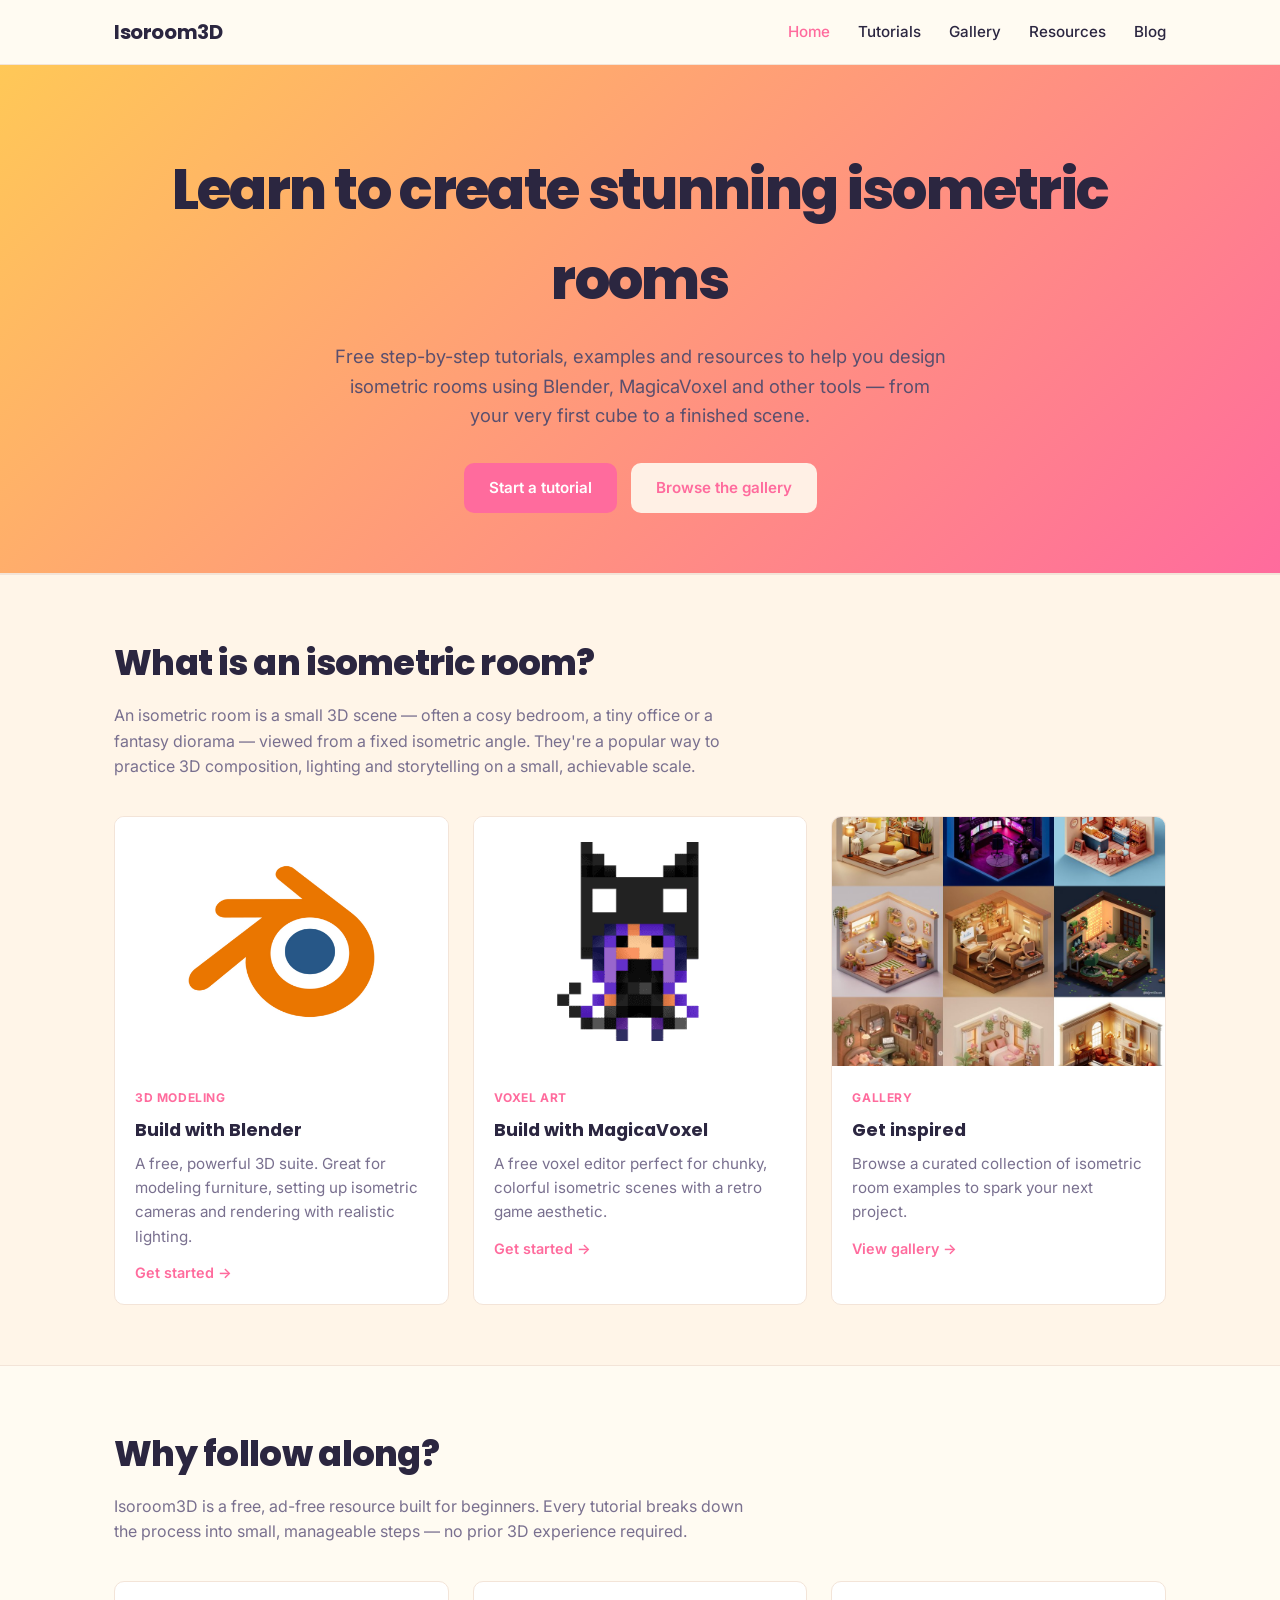
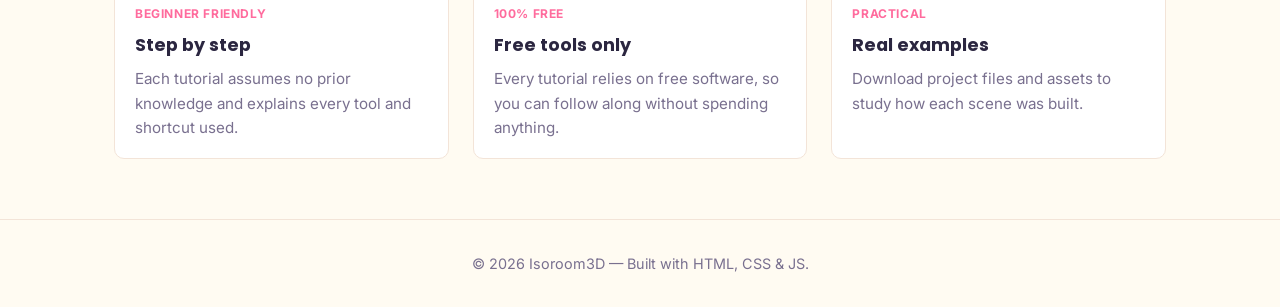
<file: index.html>
<!DOCTYPE html>
<html lang="en">
<head>
  <meta charset="UTF-8" />
  <meta name="viewport" content="width=device-width, initial-scale=1.0" />
  <title>Isoroom3D - Learn to create isometric rooms</title>
  <meta name="description" content="Learn how to create beautiful isometric rooms using Blender, MagicaVoxel and other tools. Free tutorials, examples and resources." />
  <link rel="stylesheet" href="css/style.css" />
</head>
<body>

  <header class="site-header">
    <nav class="nav">
      <a href="index.html" class="nav__logo">Isoroom3D</a>
      <button class="nav__toggle" aria-label="Toggle navigation">&#9776;</button>
      <ul class="nav__links">
        <li><a href="index.html" class="active">Home</a></li>
        <li><a href="tutorials/index.html">Tutorials</a></li>
        <li><a href="gallery.html">Gallery</a></li>
        <li><a href="resources.html">Resources</a></li>
        <li><a href="blog.html">Blog</a></li>
      </ul>
    </nav>
  </header>

  <main>
    <section class="hero">
      <div class="container">
        <h1>Learn to create stunning isometric rooms</h1>
        <p>
          Free step-by-step tutorials, examples and resources to help you design
          isometric rooms using Blender, MagicaVoxel and other tools &mdash; from
          your very first cube to a finished scene.
        </p>
        <div class="hero__actions">
          <a href="tutorials/index.html" class="btn btn--primary">Start a tutorial</a>
          <a href="gallery.html" class="btn btn--secondary">Browse the gallery</a>
        </div>
      </div>
    </section>

    <section class="section section--alt">
      <div class="container">
        <h2>What is an isometric room?</h2>
        <p class="section__intro">
          An isometric room is a small 3D scene &mdash; often a cosy bedroom, a tiny
          office or a fantasy diorama &mdash; viewed from a fixed isometric angle.
          They're a popular way to practice 3D composition, lighting and storytelling
          on a small, achievable scale.
        </p>
        <div class="grid">
          <div class="card">
            <div class="card__media">
              <img src="images/home-blender.jpg" alt="Blender logo" loading="lazy" />
            </div>
            <div class="card__body">
              <span class="card__tag">3D Modeling</span>
              <h3>Build with Blender</h3>
              <p>A free, powerful 3D suite. Great for modeling furniture, setting up isometric cameras and rendering with realistic lighting.</p>
              <a href="tutorials/blender-getting-started.html" class="card__link">Get started &rarr;</a>
            </div>
            <a href="tutorials/blender-getting-started.html" class="card__link-overlay" aria-hidden="true" tabindex="-1"></a>
          </div>
          <div class="card">
            <div class="card__media card__media--logo">
              <img src="images/home-magicavoxel.png" alt="MagicaVoxel logo" loading="lazy" />
            </div>
            <div class="card__body">
              <span class="card__tag">Voxel Art</span>
              <h3>Build with MagicaVoxel</h3>
              <p>A free voxel editor perfect for chunky, colorful isometric scenes with a retro game aesthetic.</p>
              <a href="tutorials/magicavoxel-getting-started.html" class="card__link">Get started &rarr;</a>
            </div>
            <a href="tutorials/magicavoxel-getting-started.html" class="card__link-overlay" aria-hidden="true" tabindex="-1"></a>
          </div>
          <div class="card">
            <div class="card__media">
              <img src="images/home-gallery-collage.jpg" alt="Collage of isometric room examples from the gallery" loading="lazy" />
            </div>
            <div class="card__body">
              <span class="card__tag">Gallery</span>
              <h3>Get inspired</h3>
              <p>Browse a curated collection of isometric room examples to spark your next project.</p>
              <a href="gallery.html" class="card__link">View gallery &rarr;</a>
            </div>
            <a href="gallery.html" class="card__link-overlay" aria-hidden="true" tabindex="-1"></a>
          </div>
        </div>
      </div>
    </section>

    <section class="section">
      <div class="container">
        <h2>Why follow along?</h2>
        <p class="section__intro">
          Isoroom3D is a free, ad-free resource built for beginners. Every tutorial
          breaks down the process into small, manageable steps &mdash; no prior 3D
          experience required.
        </p>
        <div class="grid">
          <div class="card">
            <div class="card__body">
              <span class="card__tag">Beginner friendly</span>
              <h3>Step by step</h3>
              <p>Each tutorial assumes no prior knowledge and explains every tool and shortcut used.</p>
            </div>
          </div>
          <div class="card">
            <div class="card__body">
              <span class="card__tag">100% free</span>
              <h3>Free tools only</h3>
              <p>Every tutorial relies on free software, so you can follow along without spending anything.</p>
            </div>
          </div>
          <div class="card">
            <div class="card__body">
              <span class="card__tag">Practical</span>
              <h3>Real examples</h3>
              <p>Download project files and assets to study how each scene was built.</p>
            </div>
          </div>
        </div>
      </div>
    </section>
  </main>

  <footer class="site-footer">
    <div class="container">
      <p>&copy; 2026 Isoroom3D &mdash; Built with HTML, CSS &amp; JS.</p>
    </div>
  </footer>

  <script src="js/main.js"></script>
</body>
</html>
</file>
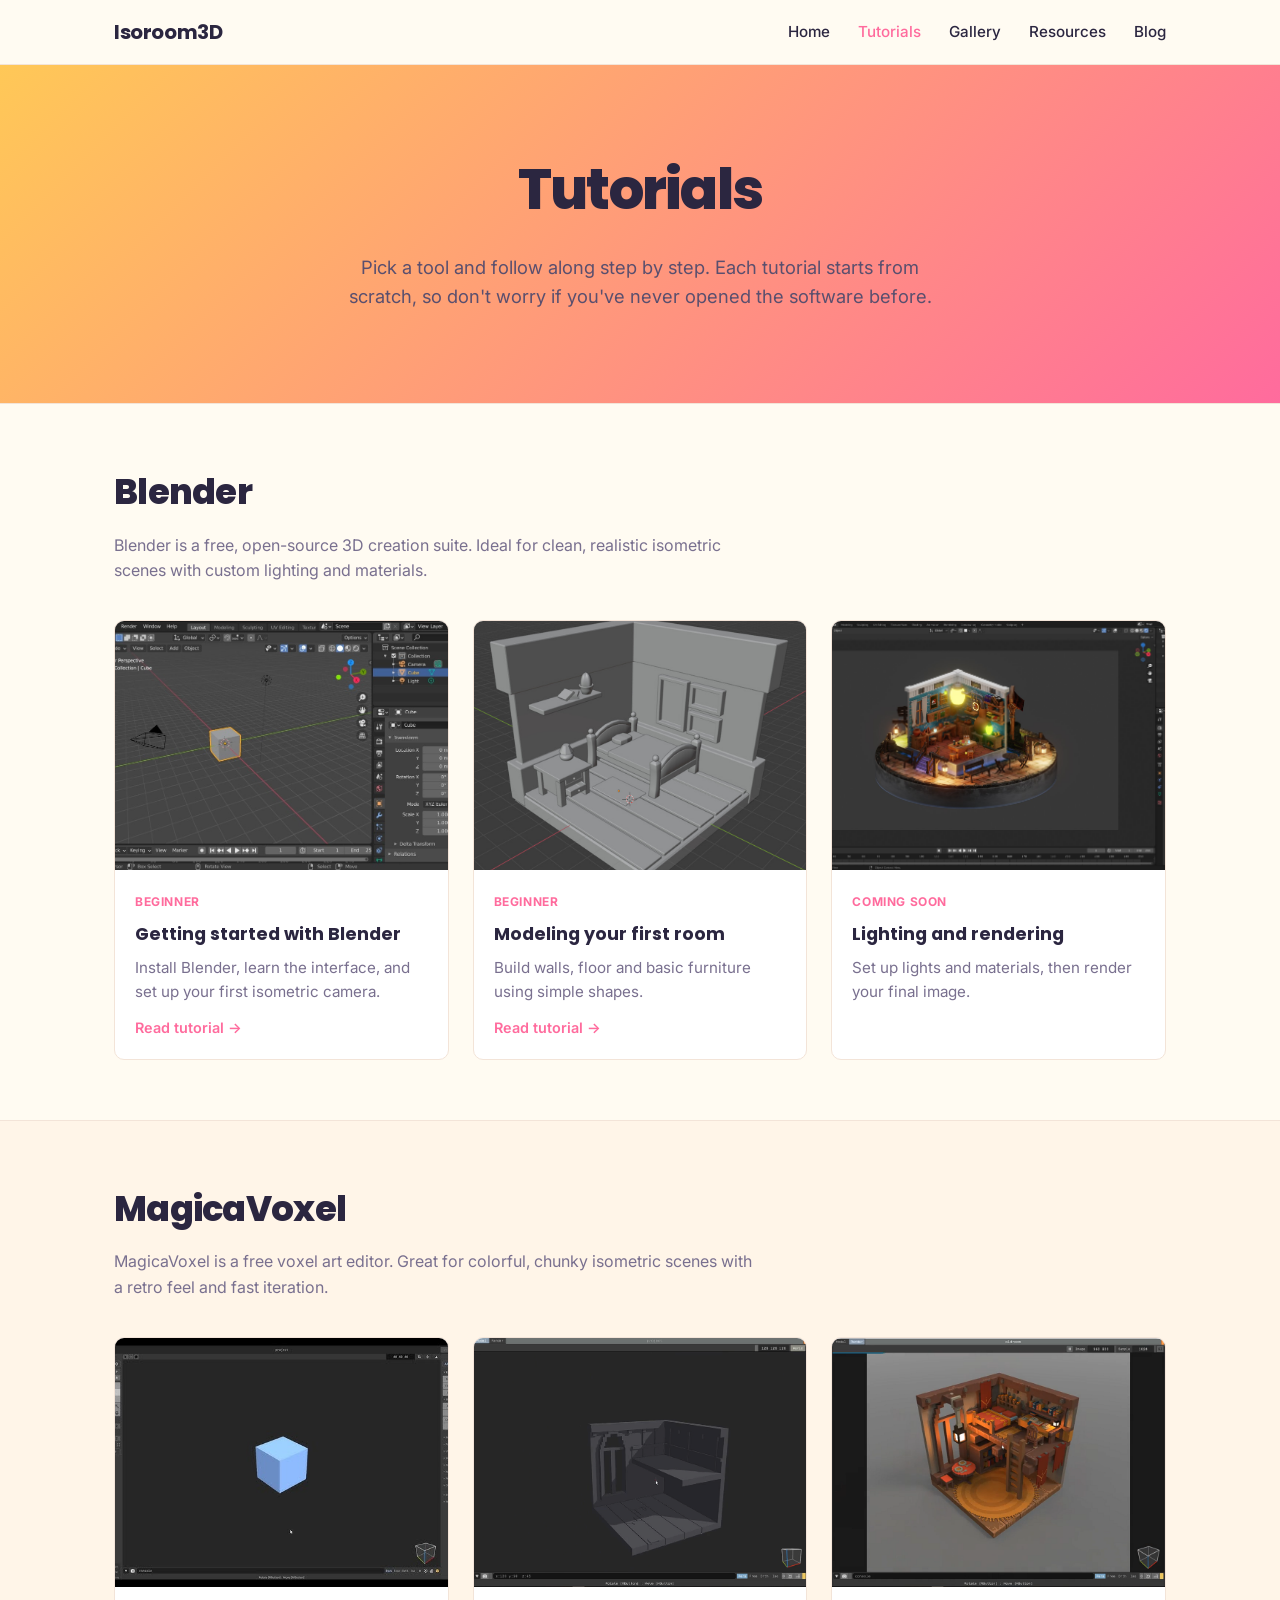
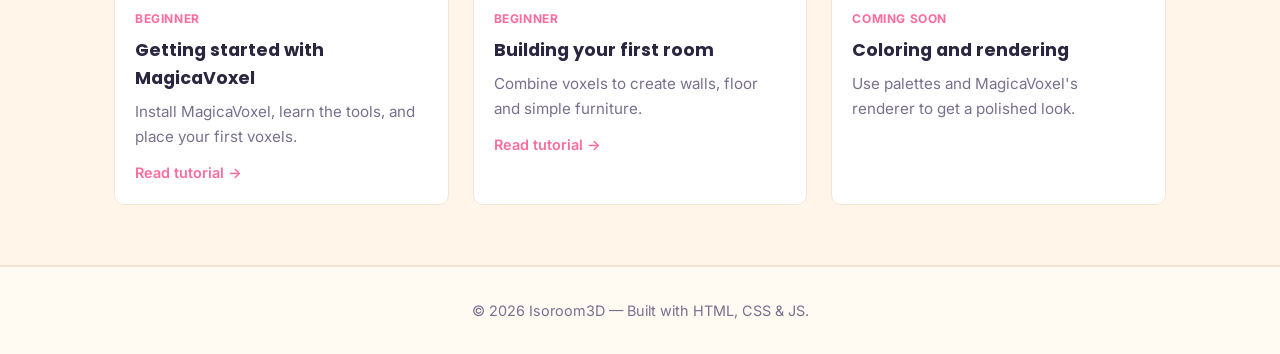
<file: tutorials/index.html>
<!DOCTYPE html>
<html lang="en">
<head>
  <meta charset="UTF-8" />
  <meta name="viewport" content="width=device-width, initial-scale=1.0" />
  <title>Tutorials - Isoroom3D</title>
  <meta name="description" content="Step-by-step tutorials for creating isometric rooms with Blender, MagicaVoxel and more." />
  <link rel="stylesheet" href="../css/style.css" />
</head>
<body>

  <header class="site-header">
    <nav class="nav">
      <a href="../index.html" class="nav__logo">Isoroom3D</a>
      <button class="nav__toggle" aria-label="Toggle navigation">&#9776;</button>
      <ul class="nav__links">
        <li><a href="../index.html">Home</a></li>
        <li><a href="index.html" class="active">Tutorials</a></li>
        <li><a href="../gallery.html">Gallery</a></li>
        <li><a href="../resources.html">Resources</a></li>
        <li><a href="../blog.html">Blog</a></li>
      </ul>
    </nav>
  </header>

  <main>
    <section class="hero">
      <div class="container">
        <h1>Tutorials</h1>
        <p>
          Pick a tool and follow along step by step. Each tutorial starts from
          scratch, so don't worry if you've never opened the software before.
        </p>
      </div>
    </section>

    <section class="section">
      <div class="container">
        <h2>Blender</h2>
        <p class="section__intro">
          Blender is a free, open-source 3D creation suite. Ideal for clean,
          realistic isometric scenes with custom lighting and materials.
        </p>
        <div class="grid">
          <div class="card">
            <div class="card__media">
              <img src="../images/tutorials/blender-01-getting-started.jpg" alt="Default Blender scene with the starter cube, camera and light" loading="lazy" />
            </div>
            <div class="card__body">
              <span class="card__tag">Beginner</span>
              <h3>Getting started with Blender</h3>
              <p>Install Blender, learn the interface, and set up your first isometric camera.</p>
              <a href="blender-getting-started.html" class="card__link">Read tutorial &rarr;</a>
            </div>
            <a href="blender-getting-started.html" class="card__link-overlay" aria-hidden="true" tabindex="-1"></a>
          </div>
          <div class="card">
            <div class="card__media">
              <img src="../images/tutorials/blender-02-modeling-room.jpg" alt="Blender viewport showing a modeled isometric bedroom" loading="lazy" />
            </div>
            <div class="card__body">
              <span class="card__tag">Beginner</span>
              <h3>Modeling your first room</h3>
              <p>Build walls, floor and basic furniture using simple shapes.</p>
              <a href="blender-modeling-room.html" class="card__link">Read tutorial &rarr;</a>
            </div>
            <a href="blender-modeling-room.html" class="card__link-overlay" aria-hidden="true" tabindex="-1"></a>
          </div>
          <div class="card">
            <div class="card__media">
              <img src="../images/tutorials/blender-03-lighting-rendering.jpg" alt="Rendered isometric diorama scene with lighting in Blender" loading="lazy" />
            </div>
            <div class="card__body">
              <span class="card__tag">Coming soon</span>
              <h3>Lighting and rendering</h3>
              <p>Set up lights and materials, then render your final image.</p>
            </div>
          </div>
        </div>
      </div>
    </section>

    <section class="section section--alt">
      <div class="container">
        <h2>MagicaVoxel</h2>
        <p class="section__intro">
          MagicaVoxel is a free voxel art editor. Great for colorful, chunky
          isometric scenes with a retro feel and fast iteration.
        </p>
        <div class="grid">
          <div class="card">
            <div class="card__media">
              <img src="../images/tutorials/magicavoxel-01-getting-started.jpg" alt="MagicaVoxel editor showing a default blue voxel cube" loading="lazy" />
            </div>
            <div class="card__body">
              <span class="card__tag">Beginner</span>
              <h3>Getting started with MagicaVoxel</h3>
              <p>Install MagicaVoxel, learn the tools, and place your first voxels.</p>
              <a href="magicavoxel-getting-started.html" class="card__link">Read tutorial &rarr;</a>
            </div>
            <a href="magicavoxel-getting-started.html" class="card__link-overlay" aria-hidden="true" tabindex="-1"></a>
          </div>
          <div class="card">
            <div class="card__media">
              <img src="../images/tutorials/magicavoxel-02-building-room.png" alt="MagicaVoxel viewport showing a modeled isometric room with walls and floor" loading="lazy" />
            </div>
            <div class="card__body">
              <span class="card__tag">Beginner</span>
              <h3>Building your first room</h3>
              <p>Combine voxels to create walls, floor and simple furniture.</p>
              <a href="magicavoxel-building-room.html" class="card__link">Read tutorial &rarr;</a>
            </div>
            <a href="magicavoxel-building-room.html" class="card__link-overlay" aria-hidden="true" tabindex="-1"></a>
          </div>
          <div class="card">
            <div class="card__media">
              <img src="../images/tutorials/magicavoxel-03-coloring-rendering.png" alt="Rendered voxel isometric workshop with warm lighting and wooden furniture" loading="lazy" />
            </div>
            <div class="card__body">
              <span class="card__tag">Coming soon</span>
              <h3>Coloring and rendering</h3>
              <p>Use palettes and MagicaVoxel's renderer to get a polished look.</p>
            </div>
          </div>
        </div>
      </div>
    </section>
  </main>

  <footer class="site-footer">
    <div class="container">
      <p>&copy; 2026 Isoroom3D &mdash; Built with HTML, CSS &amp; JS.</p>
    </div>
  </footer>

  <script src="../js/main.js"></script>
</body>
</html>
</file>
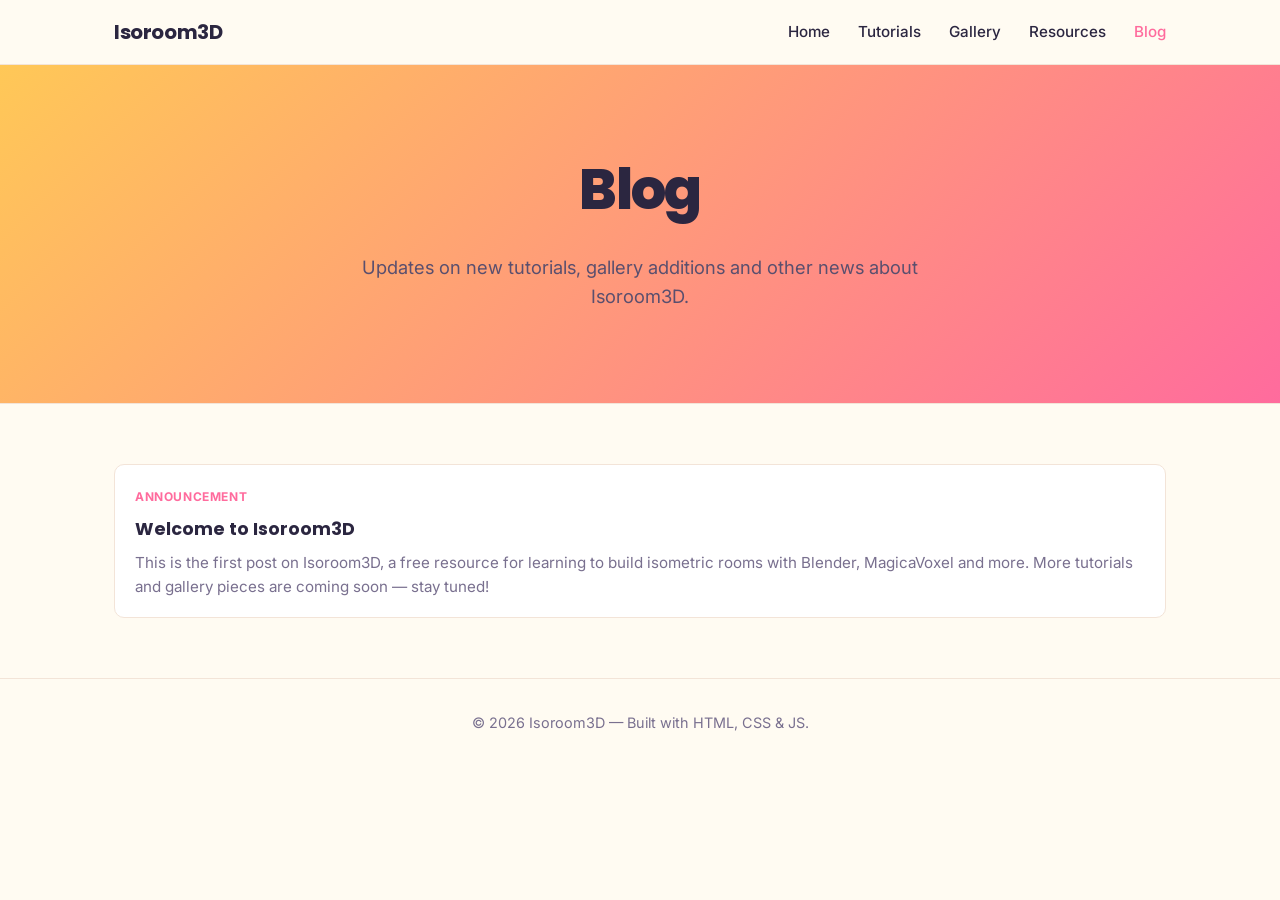
<file: blog.html>
<!DOCTYPE html>
<html lang="en">
<head>
  <meta charset="UTF-8" />
  <meta name="viewport" content="width=device-width, initial-scale=1.0" />
  <title>Blog - Isoroom3D</title>
  <meta name="description" content="Updates and notes on the Isoroom3D project." />
  <link rel="stylesheet" href="css/style.css" />
</head>
<body>

  <header class="site-header">
    <nav class="nav">
      <a href="index.html" class="nav__logo">Isoroom3D</a>
      <button class="nav__toggle" aria-label="Toggle navigation">&#9776;</button>
      <ul class="nav__links">
        <li><a href="index.html">Home</a></li>
        <li><a href="tutorials/index.html">Tutorials</a></li>
        <li><a href="gallery.html">Gallery</a></li>
        <li><a href="resources.html">Resources</a></li>
        <li><a href="blog.html" class="active">Blog</a></li>
      </ul>
    </nav>
  </header>

  <main>
    <section class="hero">
      <div class="container">
        <h1>Blog</h1>
        <p>
          Updates on new tutorials, gallery additions and other news about Isoroom3D.
        </p>
      </div>
    </section>

    <section class="section">
      <div class="container">
        <div class="grid">
          <div class="card">
            <div class="card__body">
              <span class="card__tag">Announcement</span>
              <h3>Welcome to Isoroom3D</h3>
              <p>
                This is the first post on Isoroom3D, a free resource for learning to
                build isometric rooms with Blender, MagicaVoxel and more. More
                tutorials and gallery pieces are coming soon &mdash; stay tuned!
              </p>
            </div>
          </div>
        </div>
      </div>
    </section>
  </main>

  <footer class="site-footer">
    <div class="container">
      <p>&copy; 2026 Isoroom3D &mdash; Built with HTML, CSS &amp; JS.</p>
    </div>
  </footer>

  <script src="js/main.js"></script>
</body>
</html>
</file>
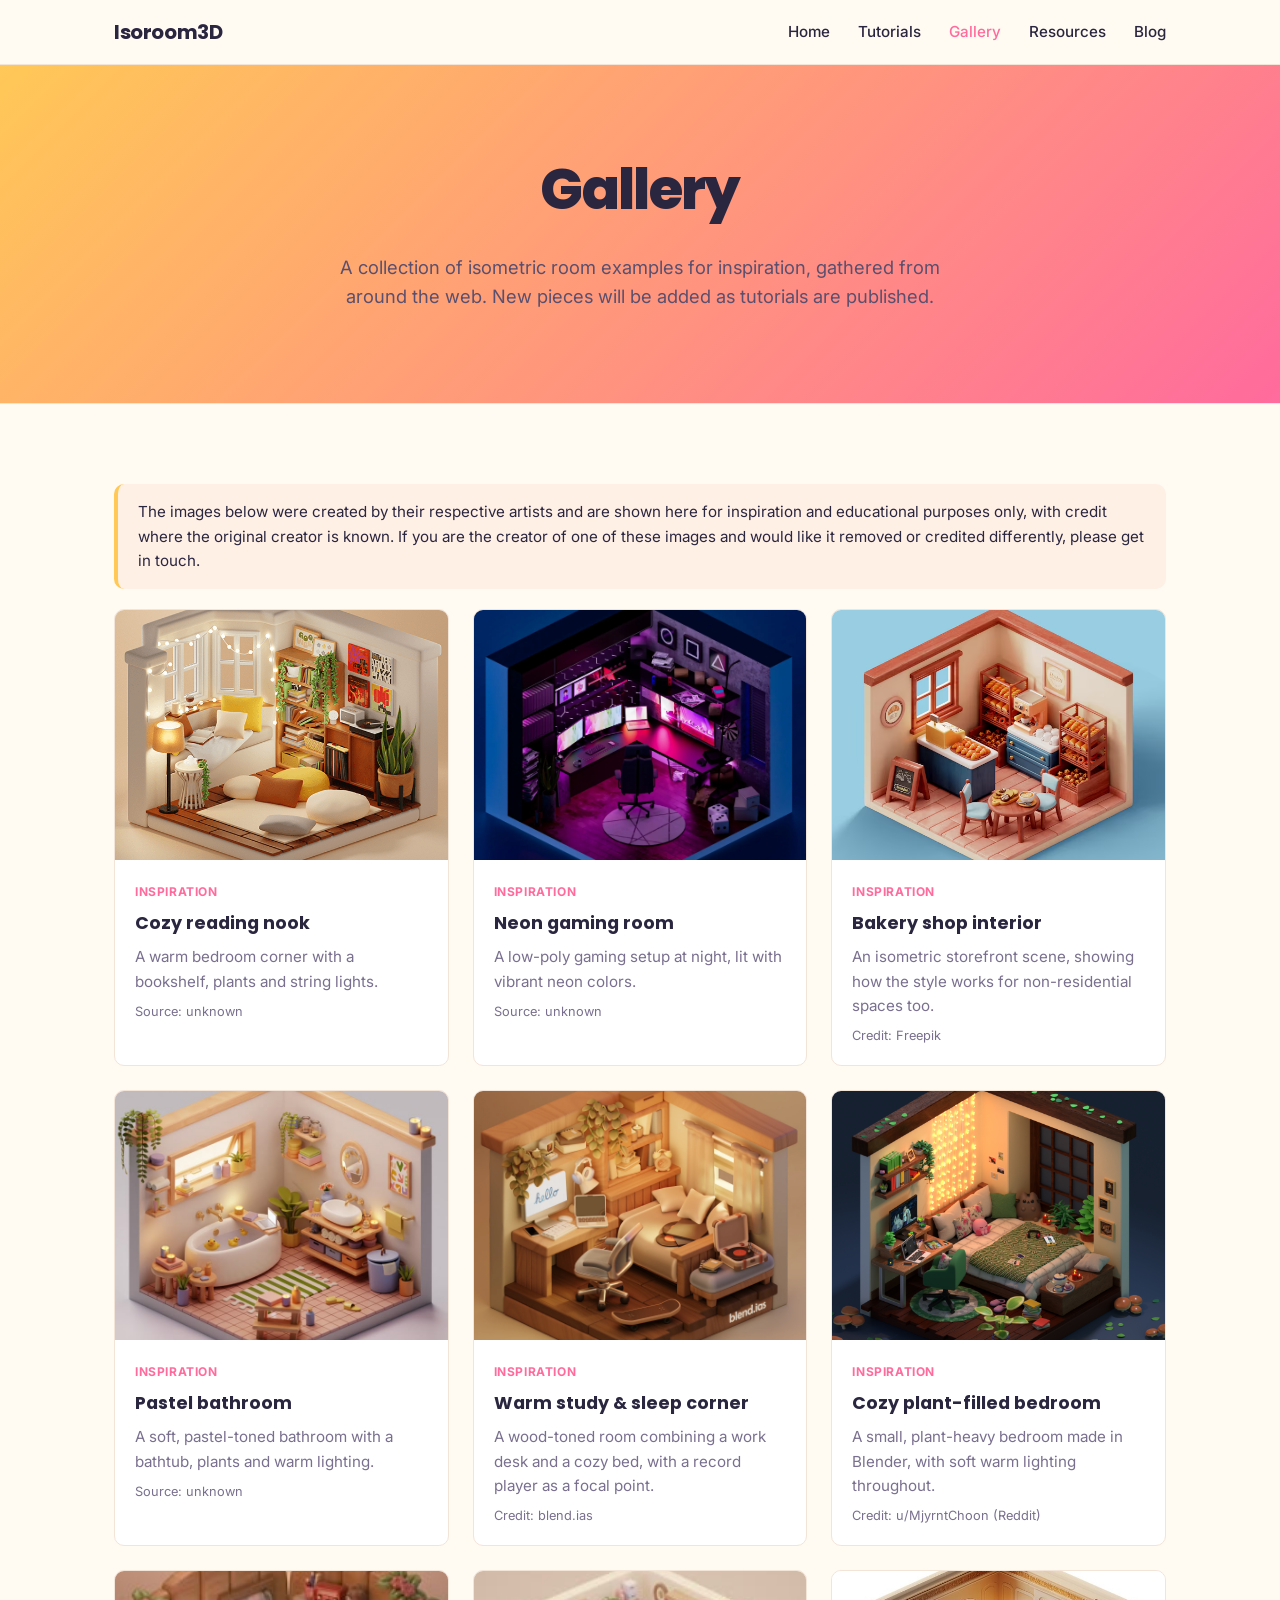
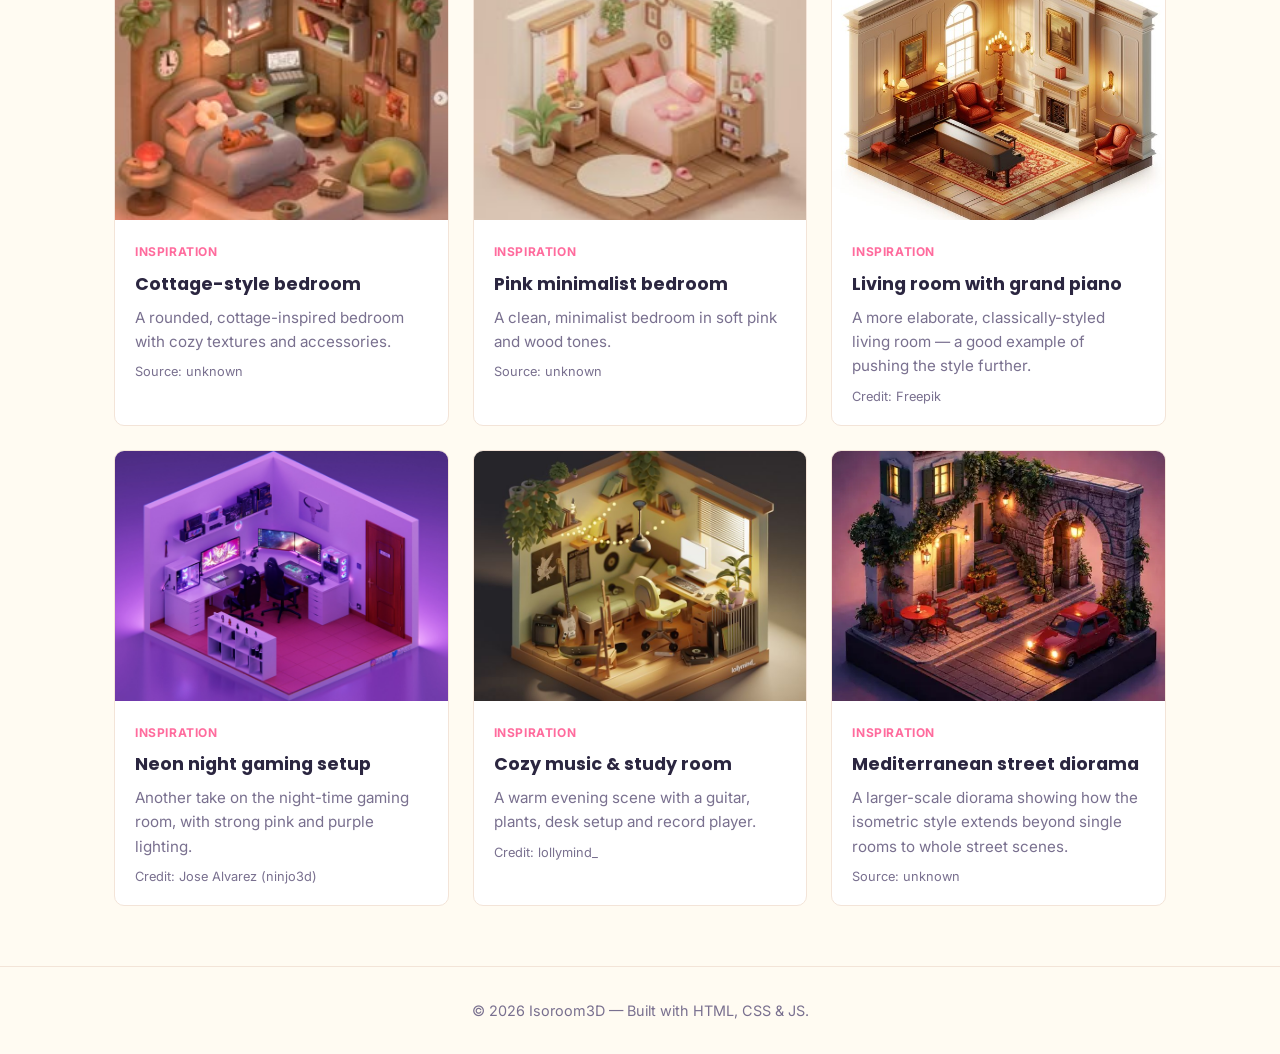
<file: gallery.html>
<!DOCTYPE html>
<html lang="en">
<head>
  <meta charset="UTF-8" />
  <meta name="viewport" content="width=device-width, initial-scale=1.0" />
  <title>Gallery - Isoroom3D</title>
  <meta name="description" content="A gallery of isometric room examples for inspiration." />
  <link rel="stylesheet" href="css/style.css" />
</head>
<body>

  <header class="site-header">
    <nav class="nav">
      <a href="index.html" class="nav__logo">Isoroom3D</a>
      <button class="nav__toggle" aria-label="Toggle navigation">&#9776;</button>
      <ul class="nav__links">
        <li><a href="index.html">Home</a></li>
        <li><a href="tutorials/index.html">Tutorials</a></li>
        <li><a href="gallery.html" class="active">Gallery</a></li>
        <li><a href="resources.html">Resources</a></li>
        <li><a href="blog.html">Blog</a></li>
      </ul>
    </nav>
  </header>

  <main>
    <section class="hero">
      <div class="container">
        <h1>Gallery</h1>
        <p>
          A collection of isometric room examples for inspiration, gathered from
          around the web. New pieces will be added as tutorials are published.
        </p>
      </div>
    </section>

    <section class="section">
      <div class="container">
        <div class="callout">
          The images below were created by their respective artists and are shown
          here for inspiration and educational purposes only, with credit where the
          original creator is known. If you are the creator of one of these images
          and would like it removed or credited differently, please get in touch.
        </div>

        <div class="grid">
          <div class="card">
            <div class="card__media">
              <img src="images/gallery/gallery-01-cozy-reading-nook.png" alt="Cozy isometric reading nook with bookshelf, plants and string lights" loading="lazy" />
            </div>
            <div class="card__body">
              <span class="card__tag">Inspiration</span>
              <h3>Cozy reading nook</h3>
              <p>A warm bedroom corner with a bookshelf, plants and string lights.</p>
              <span class="card__credit">Source: unknown</span>
            </div>
          </div>

          <div class="card">
            <div class="card__media">
              <img src="images/gallery/gallery-02-neon-gaming-room.webp" alt="Low-poly isometric gaming room with neon purple and pink lighting" loading="lazy" />
            </div>
            <div class="card__body">
              <span class="card__tag">Inspiration</span>
              <h3>Neon gaming room</h3>
              <p>A low-poly gaming setup at night, lit with vibrant neon colors.</p>
              <span class="card__credit">Source: unknown</span>
            </div>
          </div>

          <div class="card">
            <div class="card__media">
              <img src="images/gallery/gallery-03-bakery-shop.avif" alt="3D isometric render of a bakery shop interior" loading="lazy" />
            </div>
            <div class="card__body">
              <span class="card__tag">Inspiration</span>
              <h3>Bakery shop interior</h3>
              <p>An isometric storefront scene, showing how the style works for non-residential spaces too.</p>
              <span class="card__credit">Credit: Freepik</span>
            </div>
          </div>

          <div class="card">
            <div class="card__media">
              <img src="images/gallery/gallery-04-pastel-bathroom.jpg" alt="Pastel-colored isometric bathroom with bathtub and plants" loading="lazy" />
            </div>
            <div class="card__body">
              <span class="card__tag">Inspiration</span>
              <h3>Pastel bathroom</h3>
              <p>A soft, pastel-toned bathroom with a bathtub, plants and warm lighting.</p>
              <span class="card__credit">Source: unknown</span>
            </div>
          </div>

          <div class="card">
            <div class="card__media">
              <img src="images/gallery/gallery-05-warm-study-corner.webp" alt="Warm wooden isometric bedroom with desk, bed and record player" loading="lazy" />
            </div>
            <div class="card__body">
              <span class="card__tag">Inspiration</span>
              <h3>Warm study &amp; sleep corner</h3>
              <p>A wood-toned room combining a work desk and a cozy bed, with a record player as a focal point.</p>
              <span class="card__credit">Credit: blend.ias</span>
            </div>
          </div>

          <div class="card">
            <div class="card__media">
              <img src="images/gallery/gallery-06-cozy-plant-room.png" alt="Cozy isometric bedroom filled with plants and warm lighting" loading="lazy" />
            </div>
            <div class="card__body">
              <span class="card__tag">Inspiration</span>
              <h3>Cozy plant-filled bedroom</h3>
              <p>A small, plant-heavy bedroom made in Blender, with soft warm lighting throughout.</p>
              <span class="card__credit">Credit: u/MjyrntChoon (Reddit)</span>
            </div>
          </div>

          <div class="card">
            <div class="card__media">
              <img src="images/gallery/gallery-07-cottage-bedroom.jpg" alt="Cottage-style isometric bedroom with curved walls and warm decor" loading="lazy" />
            </div>
            <div class="card__body">
              <span class="card__tag">Inspiration</span>
              <h3>Cottage-style bedroom</h3>
              <p>A rounded, cottage-inspired bedroom with cozy textures and accessories.</p>
              <span class="card__credit">Source: unknown</span>
            </div>
          </div>

          <div class="card">
            <div class="card__media">
              <img src="images/gallery/gallery-08-pink-bedroom.jpg" alt="Pink minimalist isometric bedroom with plants" loading="lazy" />
            </div>
            <div class="card__body">
              <span class="card__tag">Inspiration</span>
              <h3>Pink minimalist bedroom</h3>
              <p>A clean, minimalist bedroom in soft pink and wood tones.</p>
              <span class="card__credit">Source: unknown</span>
            </div>
          </div>

          <div class="card">
            <div class="card__media">
              <img src="images/gallery/gallery-09-living-room-piano.jpg" alt="Elegant isometric living room with a grand piano and fireplace" loading="lazy" />
            </div>
            <div class="card__body">
              <span class="card__tag">Inspiration</span>
              <h3>Living room with grand piano</h3>
              <p>A more elaborate, classically-styled living room &mdash; a good example of pushing the style further.</p>
              <span class="card__credit">Credit: Freepik</span>
            </div>
          </div>

          <div class="card">
            <div class="card__media">
              <img src="images/gallery/gallery-10-night-gaming-setup.jpg" alt="Isometric gaming room at night with neon pink lighting" loading="lazy" />
            </div>
            <div class="card__body">
              <span class="card__tag">Inspiration</span>
              <h3>Neon night gaming setup</h3>
              <p>Another take on the night-time gaming room, with strong pink and purple lighting.</p>
              <span class="card__credit">Credit: Jose Alvarez (ninjo3d)</span>
            </div>
          </div>

          <div class="card">
            <div class="card__media">
              <img src="images/gallery/gallery-11-music-room.jpg" alt="Cozy isometric music room with guitar, plants and record player" loading="lazy" />
            </div>
            <div class="card__body">
              <span class="card__tag">Inspiration</span>
              <h3>Cozy music &amp; study room</h3>
              <p>A warm evening scene with a guitar, plants, desk setup and record player.</p>
              <span class="card__credit">Credit: lollymind_</span>
            </div>
          </div>

          <div class="card">
            <div class="card__media">
              <img src="images/gallery/gallery-12-mediterranean-street.webp" alt="Isometric diorama of a Mediterranean street at night with a small car" loading="lazy" />
            </div>
            <div class="card__body">
              <span class="card__tag">Inspiration</span>
              <h3>Mediterranean street diorama</h3>
              <p>A larger-scale diorama showing how the isometric style extends beyond single rooms to whole street scenes.</p>
              <span class="card__credit">Source: unknown</span>
            </div>
          </div>
        </div>
      </div>
    </section>
  </main>

  <footer class="site-footer">
    <div class="container">
      <p>&copy; 2026 Isoroom3D &mdash; Built with HTML, CSS &amp; JS.</p>
    </div>
  </footer>

  <script src="js/main.js"></script>
</body>
</html>
</file>
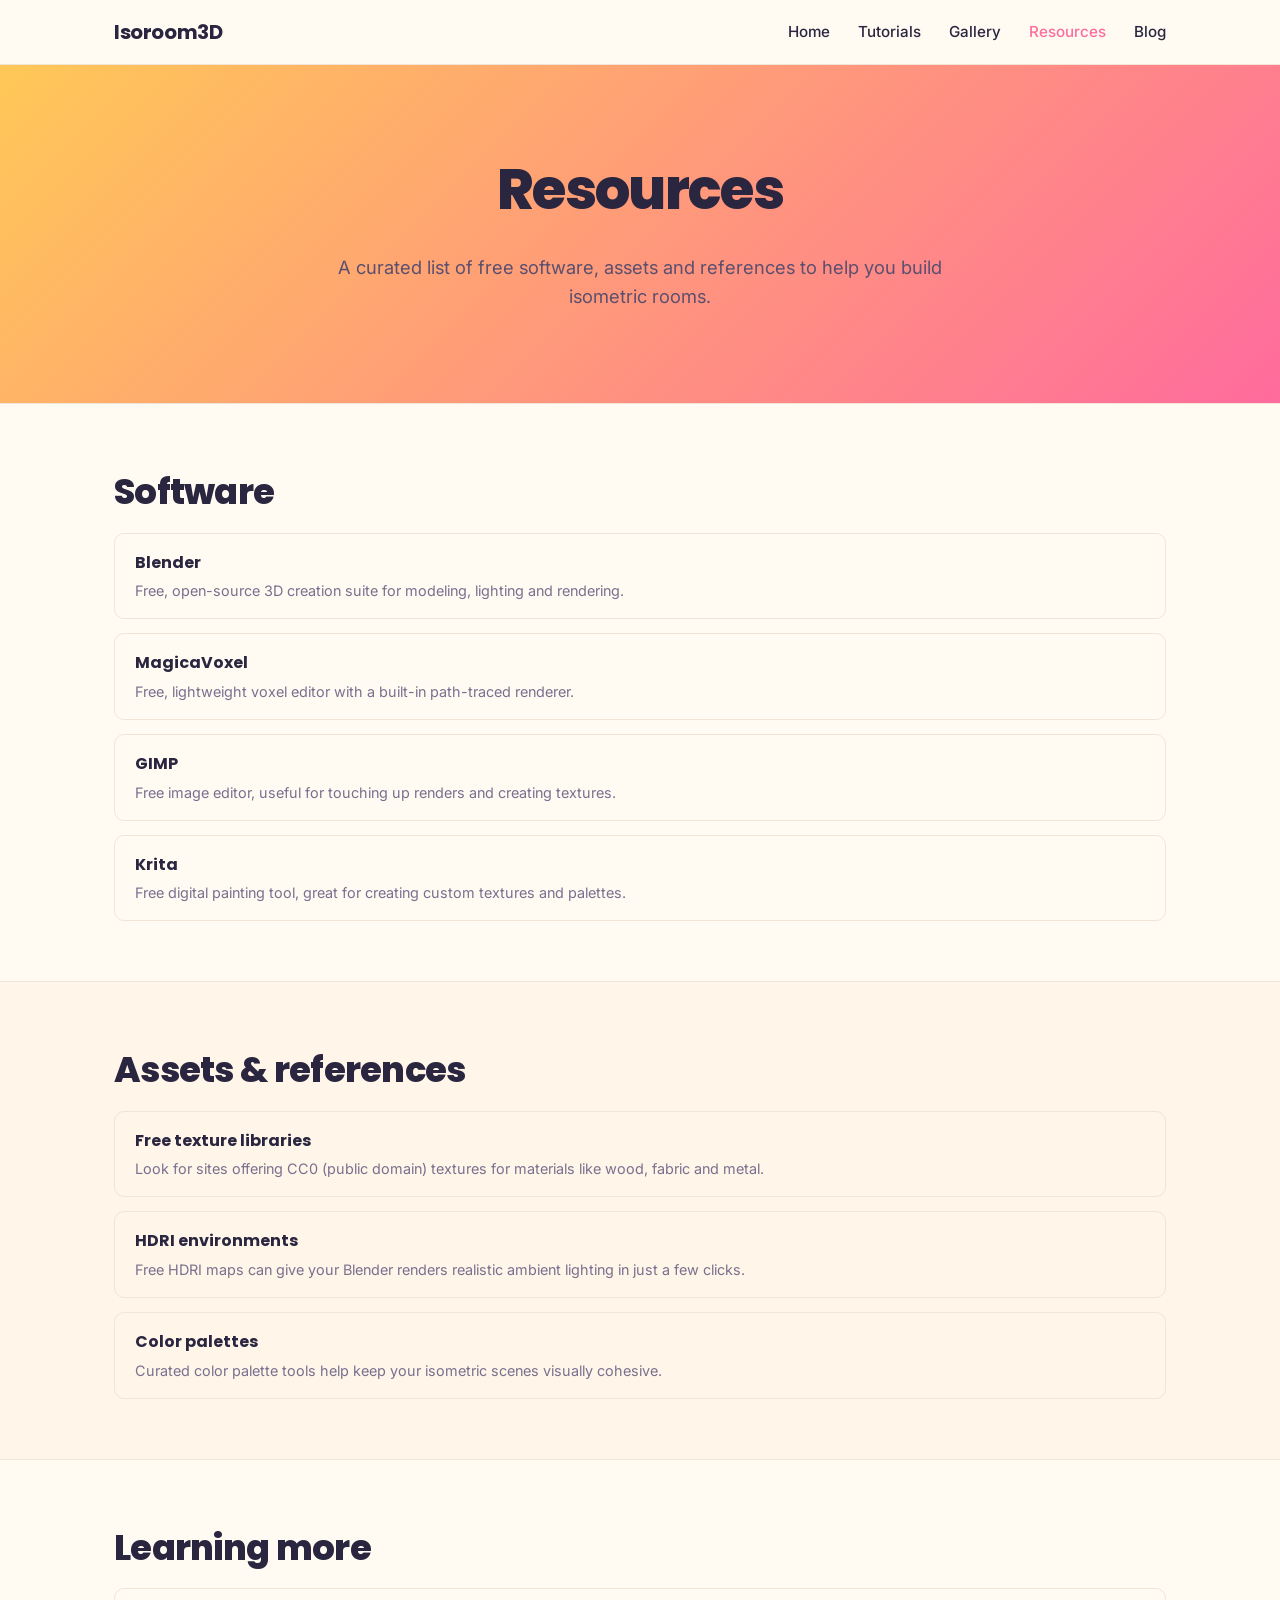
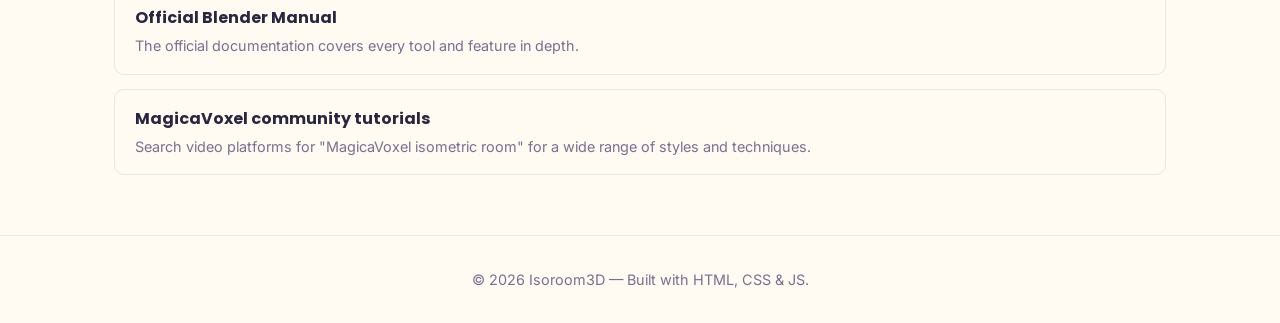
<file: resources.html>
<!DOCTYPE html>
<html lang="en">
<head>
  <meta charset="UTF-8" />
  <meta name="viewport" content="width=device-width, initial-scale=1.0" />
  <title>Resources - Isoroom3D</title>
  <meta name="description" content="Useful free tools, plugins and links for creating isometric rooms." />
  <link rel="stylesheet" href="css/style.css" />
</head>
<body>

  <header class="site-header">
    <nav class="nav">
      <a href="index.html" class="nav__logo">Isoroom3D</a>
      <button class="nav__toggle" aria-label="Toggle navigation">&#9776;</button>
      <ul class="nav__links">
        <li><a href="index.html">Home</a></li>
        <li><a href="tutorials/index.html">Tutorials</a></li>
        <li><a href="gallery.html">Gallery</a></li>
        <li><a href="resources.html" class="active">Resources</a></li>
        <li><a href="blog.html">Blog</a></li>
      </ul>
    </nav>
  </header>

  <main>
    <section class="hero">
      <div class="container">
        <h1>Resources</h1>
        <p>
          A curated list of free software, assets and references to help you build
          isometric rooms.
        </p>
      </div>
    </section>

    <section class="section">
      <div class="container">
        <h2>Software</h2>
        <ul class="resource-list">
          <li>
            <h3>Blender</h3>
            <p>Free, open-source 3D creation suite for modeling, lighting and rendering.</p>
          </li>
          <li>
            <h3>MagicaVoxel</h3>
            <p>Free, lightweight voxel editor with a built-in path-traced renderer.</p>
          </li>
          <li>
            <h3>GIMP</h3>
            <p>Free image editor, useful for touching up renders and creating textures.</p>
          </li>
          <li>
            <h3>Krita</h3>
            <p>Free digital painting tool, great for creating custom textures and palettes.</p>
          </li>
        </ul>
      </div>
    </section>

    <section class="section section--alt">
      <div class="container">
        <h2>Assets &amp; references</h2>
        <ul class="resource-list">
          <li>
            <h3>Free texture libraries</h3>
            <p>Look for sites offering CC0 (public domain) textures for materials like wood, fabric and metal.</p>
          </li>
          <li>
            <h3>HDRI environments</h3>
            <p>Free HDRI maps can give your Blender renders realistic ambient lighting in just a few clicks.</p>
          </li>
          <li>
            <h3>Color palettes</h3>
            <p>Curated color palette tools help keep your isometric scenes visually cohesive.</p>
          </li>
        </ul>
      </div>
    </section>

    <section class="section">
      <div class="container">
        <h2>Learning more</h2>
        <ul class="resource-list">
          <li>
            <h3>Official Blender Manual</h3>
            <p>The official documentation covers every tool and feature in depth.</p>
          </li>
          <li>
            <h3>MagicaVoxel community tutorials</h3>
            <p>Search video platforms for "MagicaVoxel isometric room" for a wide range of styles and techniques.</p>
          </li>
        </ul>
      </div>
    </section>
  </main>

  <footer class="site-footer">
    <div class="container">
      <p>&copy; 2026 Isoroom3D &mdash; Built with HTML, CSS &amp; JS.</p>
    </div>
  </footer>

  <script src="js/main.js"></script>
</body>
</html>
</file>
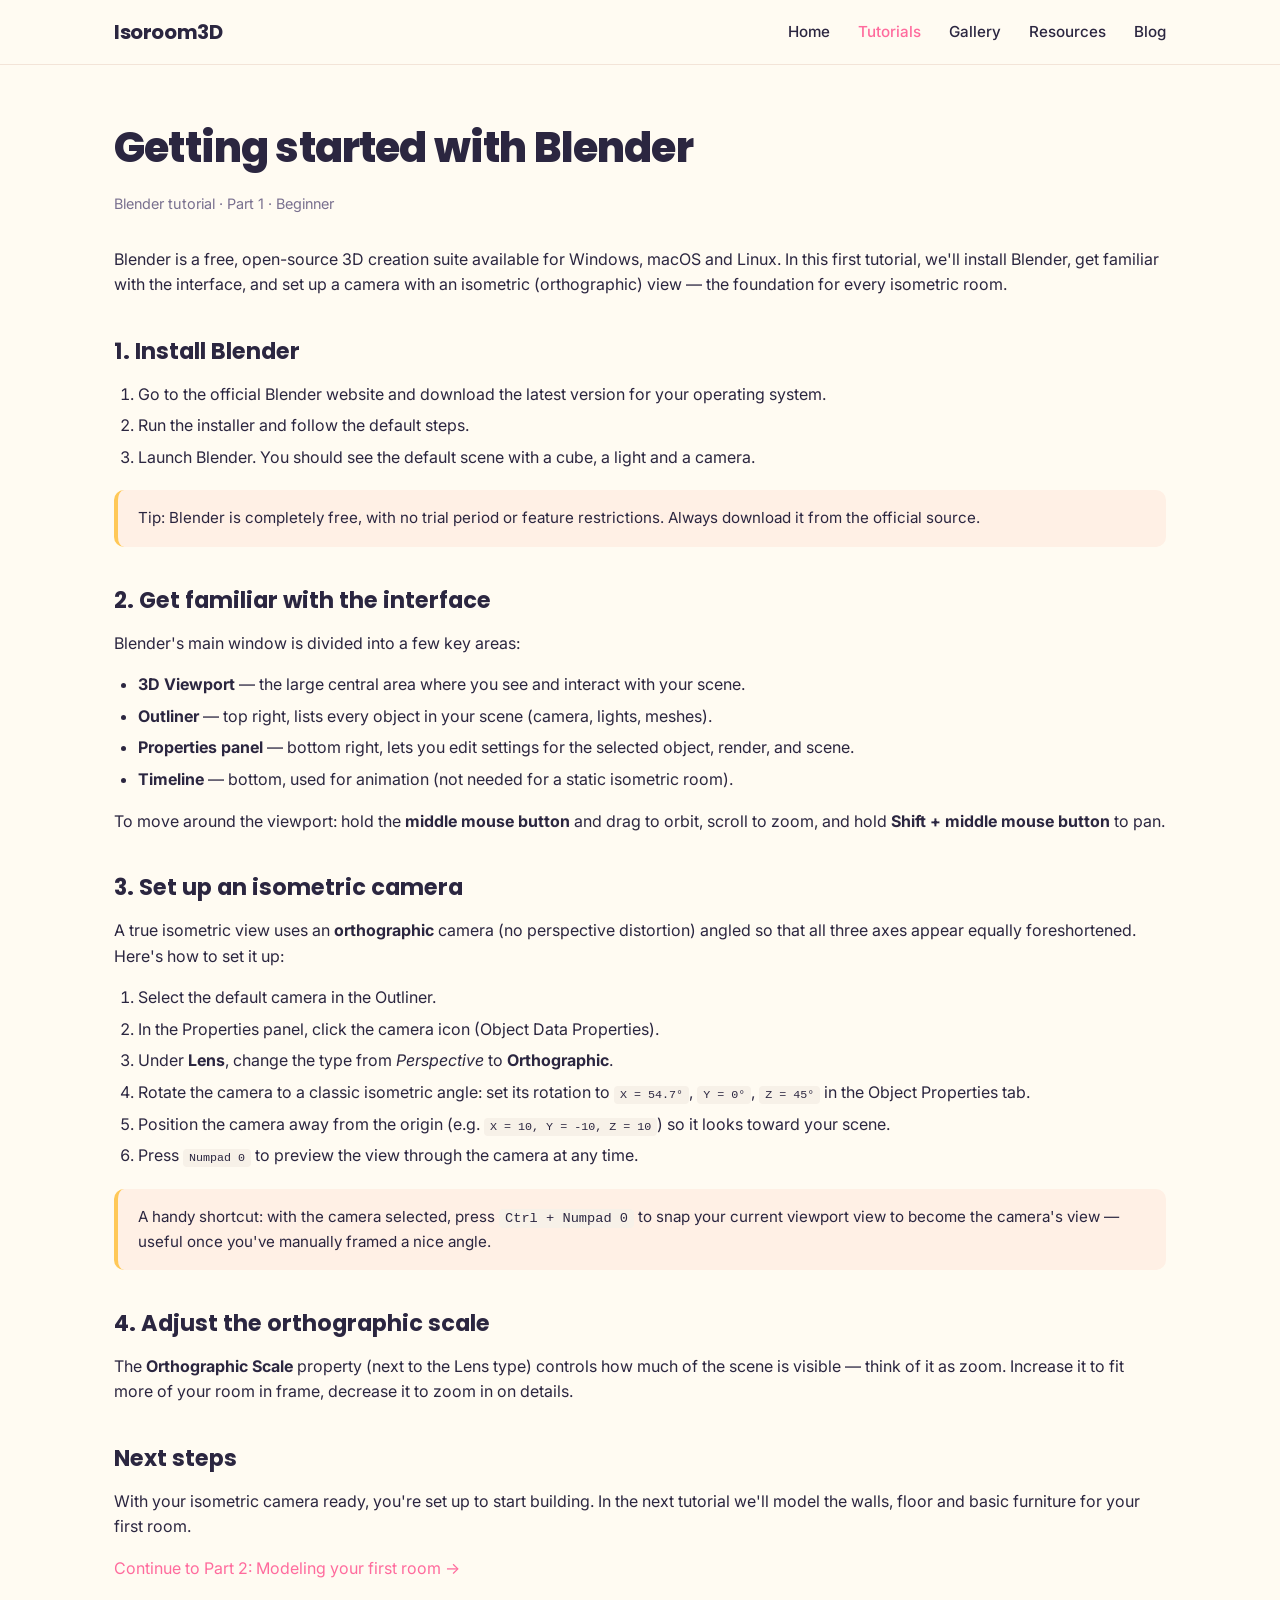
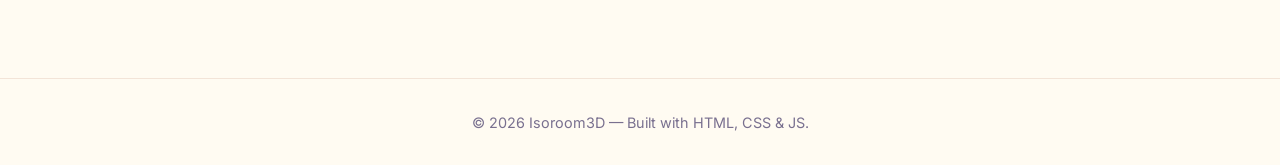
<file: tutorials/blender-getting-started.html>
<!DOCTYPE html>
<html lang="en">
<head>
  <meta charset="UTF-8" />
  <meta name="viewport" content="width=device-width, initial-scale=1.0" />
  <title>Getting started with Blender - Isoroom3D</title>
  <meta name="description" content="Install Blender, learn the interface, and set up your first isometric camera for your isometric room project." />
  <link rel="stylesheet" href="../css/style.css" />
</head>
<body>

  <header class="site-header">
    <nav class="nav">
      <a href="../index.html" class="nav__logo">Isoroom3D</a>
      <button class="nav__toggle" aria-label="Toggle navigation">&#9776;</button>
      <ul class="nav__links">
        <li><a href="../index.html">Home</a></li>
        <li><a href="index.html" class="active">Tutorials</a></li>
        <li><a href="../gallery.html">Gallery</a></li>
        <li><a href="../resources.html">Resources</a></li>
        <li><a href="../blog.html">Blog</a></li>
      </ul>
    </nav>
  </header>

  <main class="article">
    <div class="container">
      <div class="article__header">
        <h1>Getting started with Blender</h1>
        <p class="article__meta">Blender tutorial &middot; Part 1 &middot; Beginner</p>
      </div>

      <div class="article__body">
        <p>
          Blender is a free, open-source 3D creation suite available for Windows,
          macOS and Linux. In this first tutorial, we'll install Blender, get
          familiar with the interface, and set up a camera with an isometric
          (orthographic) view &mdash; the foundation for every isometric room.
        </p>

        <h2>1. Install Blender</h2>
        <ol>
          <li>Go to the official Blender website and download the latest version for your operating system.</li>
          <li>Run the installer and follow the default steps.</li>
          <li>Launch Blender. You should see the default scene with a cube, a light and a camera.</li>
        </ol>

        <div class="callout">
          Tip: Blender is completely free, with no trial period or feature restrictions.
          Always download it from the official source.
        </div>

        <h2>2. Get familiar with the interface</h2>
        <p>Blender's main window is divided into a few key areas:</p>
        <ul>
          <li><strong>3D Viewport</strong> &mdash; the large central area where you see and interact with your scene.</li>
          <li><strong>Outliner</strong> &mdash; top right, lists every object in your scene (camera, lights, meshes).</li>
          <li><strong>Properties panel</strong> &mdash; bottom right, lets you edit settings for the selected object, render, and scene.</li>
          <li><strong>Timeline</strong> &mdash; bottom, used for animation (not needed for a static isometric room).</li>
        </ul>
        <p>
          To move around the viewport: hold the <strong>middle mouse button</strong> and drag to orbit,
          scroll to zoom, and hold <strong>Shift + middle mouse button</strong> to pan.
        </p>

        <h2>3. Set up an isometric camera</h2>
        <p>
          A true isometric view uses an <strong>orthographic</strong> camera (no perspective distortion)
          angled so that all three axes appear equally foreshortened. Here's how to set it up:
        </p>
        <ol>
          <li>Select the default camera in the Outliner.</li>
          <li>In the Properties panel, click the camera icon (Object Data Properties).</li>
          <li>Under <strong>Lens</strong>, change the type from <em>Perspective</em> to <strong>Orthographic</strong>.</li>
          <li>
            Rotate the camera to a classic isometric angle: set its rotation to
            <code>X = 54.7&deg;</code>, <code>Y = 0&deg;</code>, <code>Z = 45&deg;</code> in the Object Properties tab.
          </li>
          <li>Position the camera away from the origin (e.g. <code>X = 10, Y = -10, Z = 10</code>) so it looks toward your scene.</li>
          <li>Press <code>Numpad 0</code> to preview the view through the camera at any time.</li>
        </ol>

        <div class="callout">
          A handy shortcut: with the camera selected, press <code>Ctrl + Numpad 0</code>
          to snap your current viewport view to become the camera's view &mdash;
          useful once you've manually framed a nice angle.
        </div>

        <h2>4. Adjust the orthographic scale</h2>
        <p>
          The <strong>Orthographic Scale</strong> property (next to the Lens type) controls
          how much of the scene is visible &mdash; think of it as zoom. Increase it to fit
          more of your room in frame, decrease it to zoom in on details.
        </p>

        <h2>Next steps</h2>
        <p>
          With your isometric camera ready, you're set up to start building. In the next
          tutorial we'll model the walls, floor and basic furniture for your first room.
        </p>
        <p><a href="blender-modeling-room.html">Continue to Part 2: Modeling your first room &rarr;</a></p>
      </div>
    </div>
  </main>

  <footer class="site-footer">
    <div class="container">
      <p>&copy; 2026 Isoroom3D &mdash; Built with HTML, CSS &amp; JS.</p>
    </div>
  </footer>

  <script src="../js/main.js"></script>
</body>
</html>
</file>
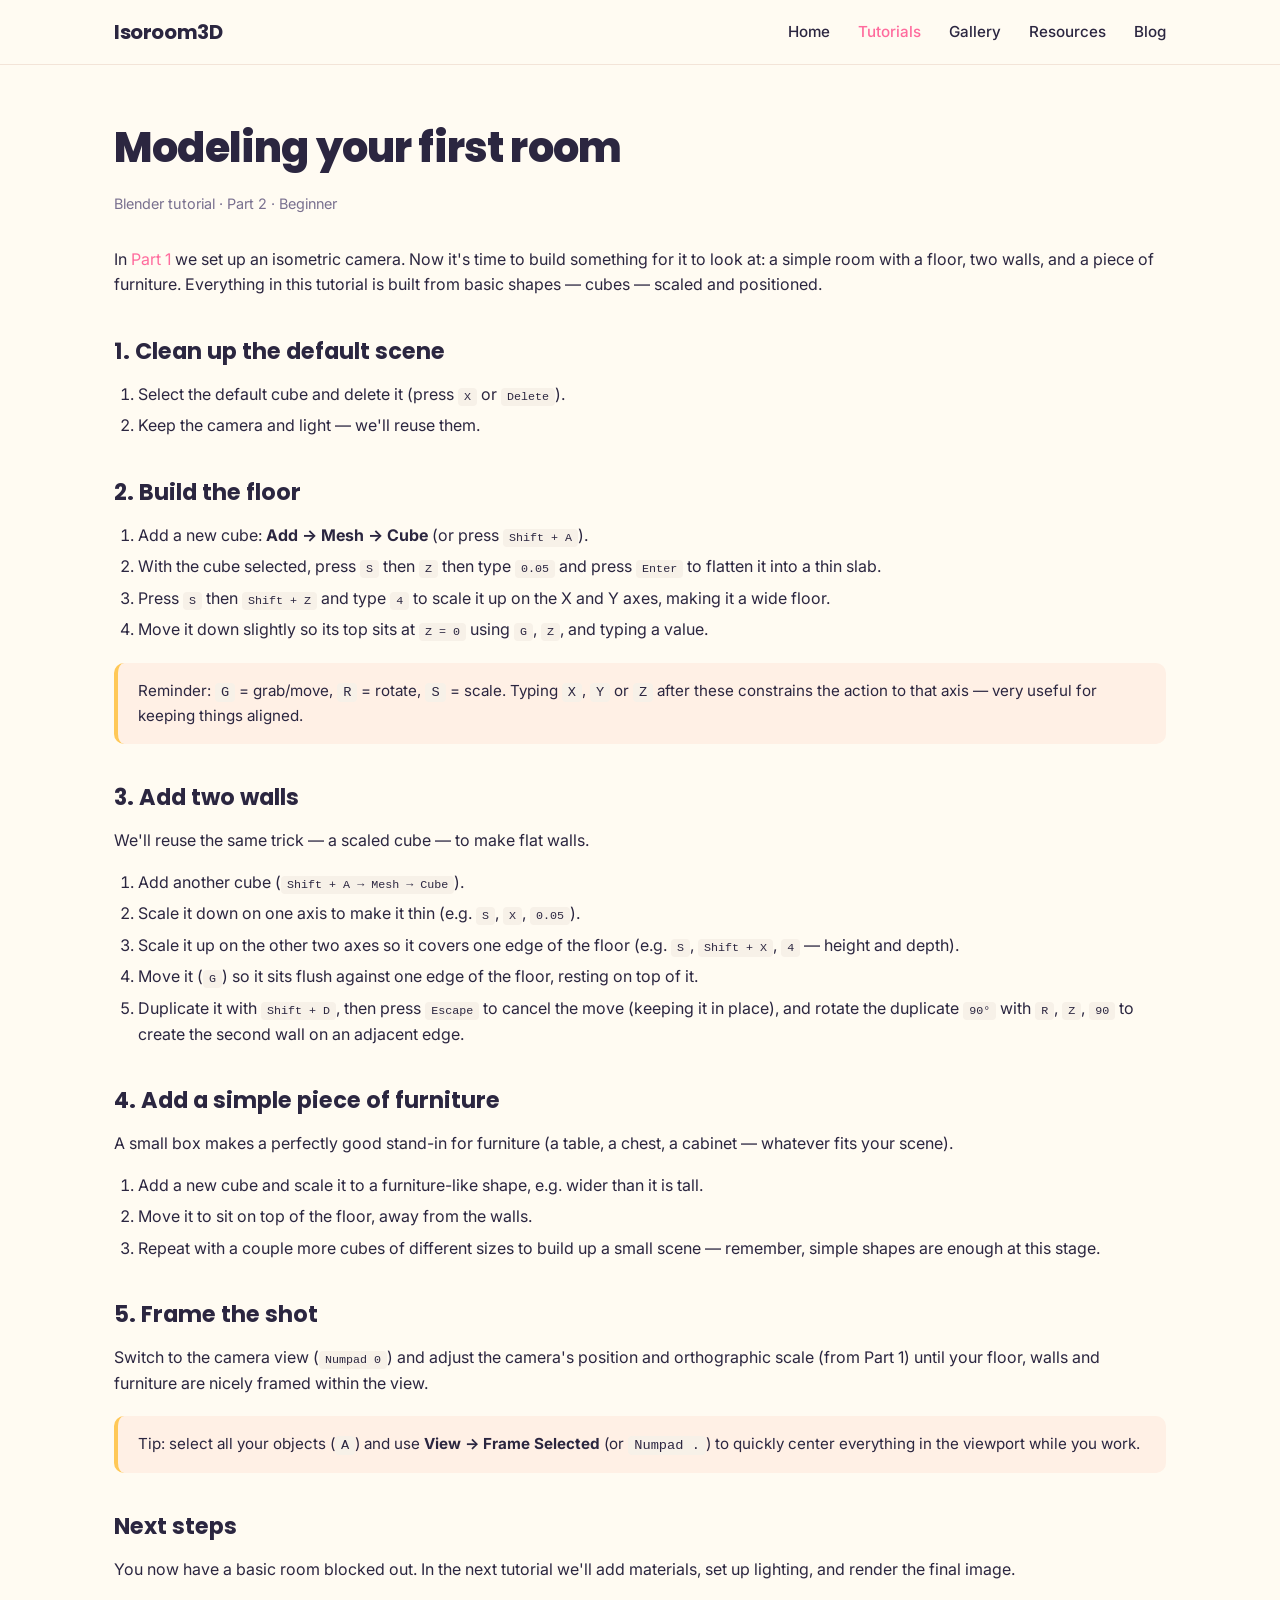
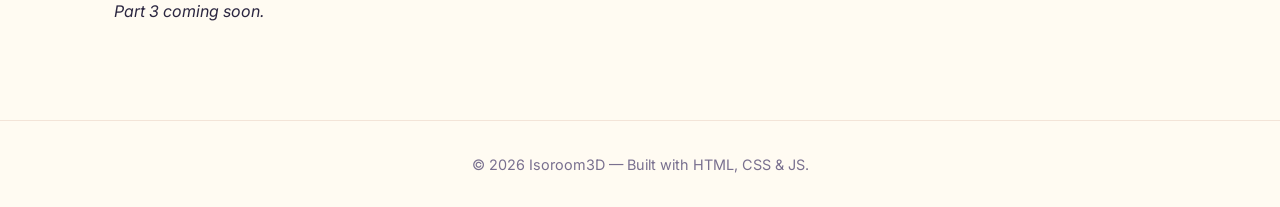
<file: tutorials/blender-modeling-room.html>
<!DOCTYPE html>
<html lang="en">
<head>
  <meta charset="UTF-8" />
  <meta name="viewport" content="width=device-width, initial-scale=1.0" />
  <title>Modeling your first room in Blender - Isoroom3D</title>
  <meta name="description" content="Build walls, floor and basic furniture for your isometric room using simple shapes in Blender." />
  <link rel="stylesheet" href="../css/style.css" />
</head>
<body>

  <header class="site-header">
    <nav class="nav">
      <a href="../index.html" class="nav__logo">Isoroom3D</a>
      <button class="nav__toggle" aria-label="Toggle navigation">&#9776;</button>
      <ul class="nav__links">
        <li><a href="../index.html">Home</a></li>
        <li><a href="index.html" class="active">Tutorials</a></li>
        <li><a href="../gallery.html">Gallery</a></li>
        <li><a href="../resources.html">Resources</a></li>
        <li><a href="../blog.html">Blog</a></li>
      </ul>
    </nav>
  </header>

  <main class="article">
    <div class="container">
      <div class="article__header">
        <h1>Modeling your first room</h1>
        <p class="article__meta">Blender tutorial &middot; Part 2 &middot; Beginner</p>
      </div>

      <div class="article__body">
        <p>
          In <a href="blender-getting-started.html">Part 1</a> we set up an isometric
          camera. Now it's time to build something for it to look at: a simple room
          with a floor, two walls, and a piece of furniture. Everything in this
          tutorial is built from basic shapes &mdash; cubes &mdash; scaled and positioned.
        </p>

        <h2>1. Clean up the default scene</h2>
        <ol>
          <li>Select the default cube and delete it (press <code>X</code> or <code>Delete</code>).</li>
          <li>Keep the camera and light &mdash; we'll reuse them.</li>
        </ol>

        <h2>2. Build the floor</h2>
        <ol>
          <li>Add a new cube: <strong>Add &rarr; Mesh &rarr; Cube</strong> (or press <code>Shift + A</code>).</li>
          <li>
            With the cube selected, press <code>S</code> then <code>Z</code> then type
            <code>0.05</code> and press <code>Enter</code> to flatten it into a thin slab.
          </li>
          <li>
            Press <code>S</code> then <code>Shift + Z</code> and type <code>4</code> to scale
            it up on the X and Y axes, making it a wide floor.
          </li>
          <li>Move it down slightly so its top sits at <code>Z = 0</code> using <code>G</code>, <code>Z</code>, and typing a value.</li>
        </ol>

        <div class="callout">
          Reminder: <code>G</code> = grab/move, <code>R</code> = rotate, <code>S</code> = scale.
          Typing <code>X</code>, <code>Y</code> or <code>Z</code> after these constrains the
          action to that axis &mdash; very useful for keeping things aligned.
        </div>

        <h2>3. Add two walls</h2>
        <p>We'll reuse the same trick &mdash; a scaled cube &mdash; to make flat walls.</p>
        <ol>
          <li>Add another cube (<code>Shift + A &rarr; Mesh &rarr; Cube</code>).</li>
          <li>Scale it down on one axis to make it thin (e.g. <code>S</code>, <code>X</code>, <code>0.05</code>).</li>
          <li>Scale it up on the other two axes so it covers one edge of the floor (e.g. <code>S</code>, <code>Shift + X</code>, <code>4</code> &mdash; height and depth).</li>
          <li>Move it (<code>G</code>) so it sits flush against one edge of the floor, resting on top of it.</li>
          <li>Duplicate it with <code>Shift + D</code>, then press <code>Escape</code> to cancel the move (keeping it in place), and rotate the duplicate <code>90&deg;</code> with <code>R</code>, <code>Z</code>, <code>90</code> to create the second wall on an adjacent edge.</li>
        </ol>

        <h2>4. Add a simple piece of furniture</h2>
        <p>
          A small box makes a perfectly good stand-in for furniture (a table, a chest,
          a cabinet &mdash; whatever fits your scene).
        </p>
        <ol>
          <li>Add a new cube and scale it to a furniture-like shape, e.g. wider than it is tall.</li>
          <li>Move it to sit on top of the floor, away from the walls.</li>
          <li>
            Repeat with a couple more cubes of different sizes to build up a small
            scene &mdash; remember, simple shapes are enough at this stage.
          </li>
        </ol>

        <h2>5. Frame the shot</h2>
        <p>
          Switch to the camera view (<code>Numpad 0</code>) and adjust the camera's
          position and orthographic scale (from Part 1) until your floor, walls and
          furniture are nicely framed within the view.
        </p>

        <div class="callout">
          Tip: select all your objects (<code>A</code>) and use <strong>View &rarr; Frame Selected</strong>
          (or <code>Numpad .</code>) to quickly center everything in the viewport while you work.
        </div>

        <h2>Next steps</h2>
        <p>
          You now have a basic room blocked out. In the next tutorial we'll add
          materials, set up lighting, and render the final image.
        </p>
        <p><em>Part 3 coming soon.</em></p>
      </div>
    </div>
  </main>

  <footer class="site-footer">
    <div class="container">
      <p>&copy; 2026 Isoroom3D &mdash; Built with HTML, CSS &amp; JS.</p>
    </div>
  </footer>

  <script src="../js/main.js"></script>
</body>
</html>
</file>
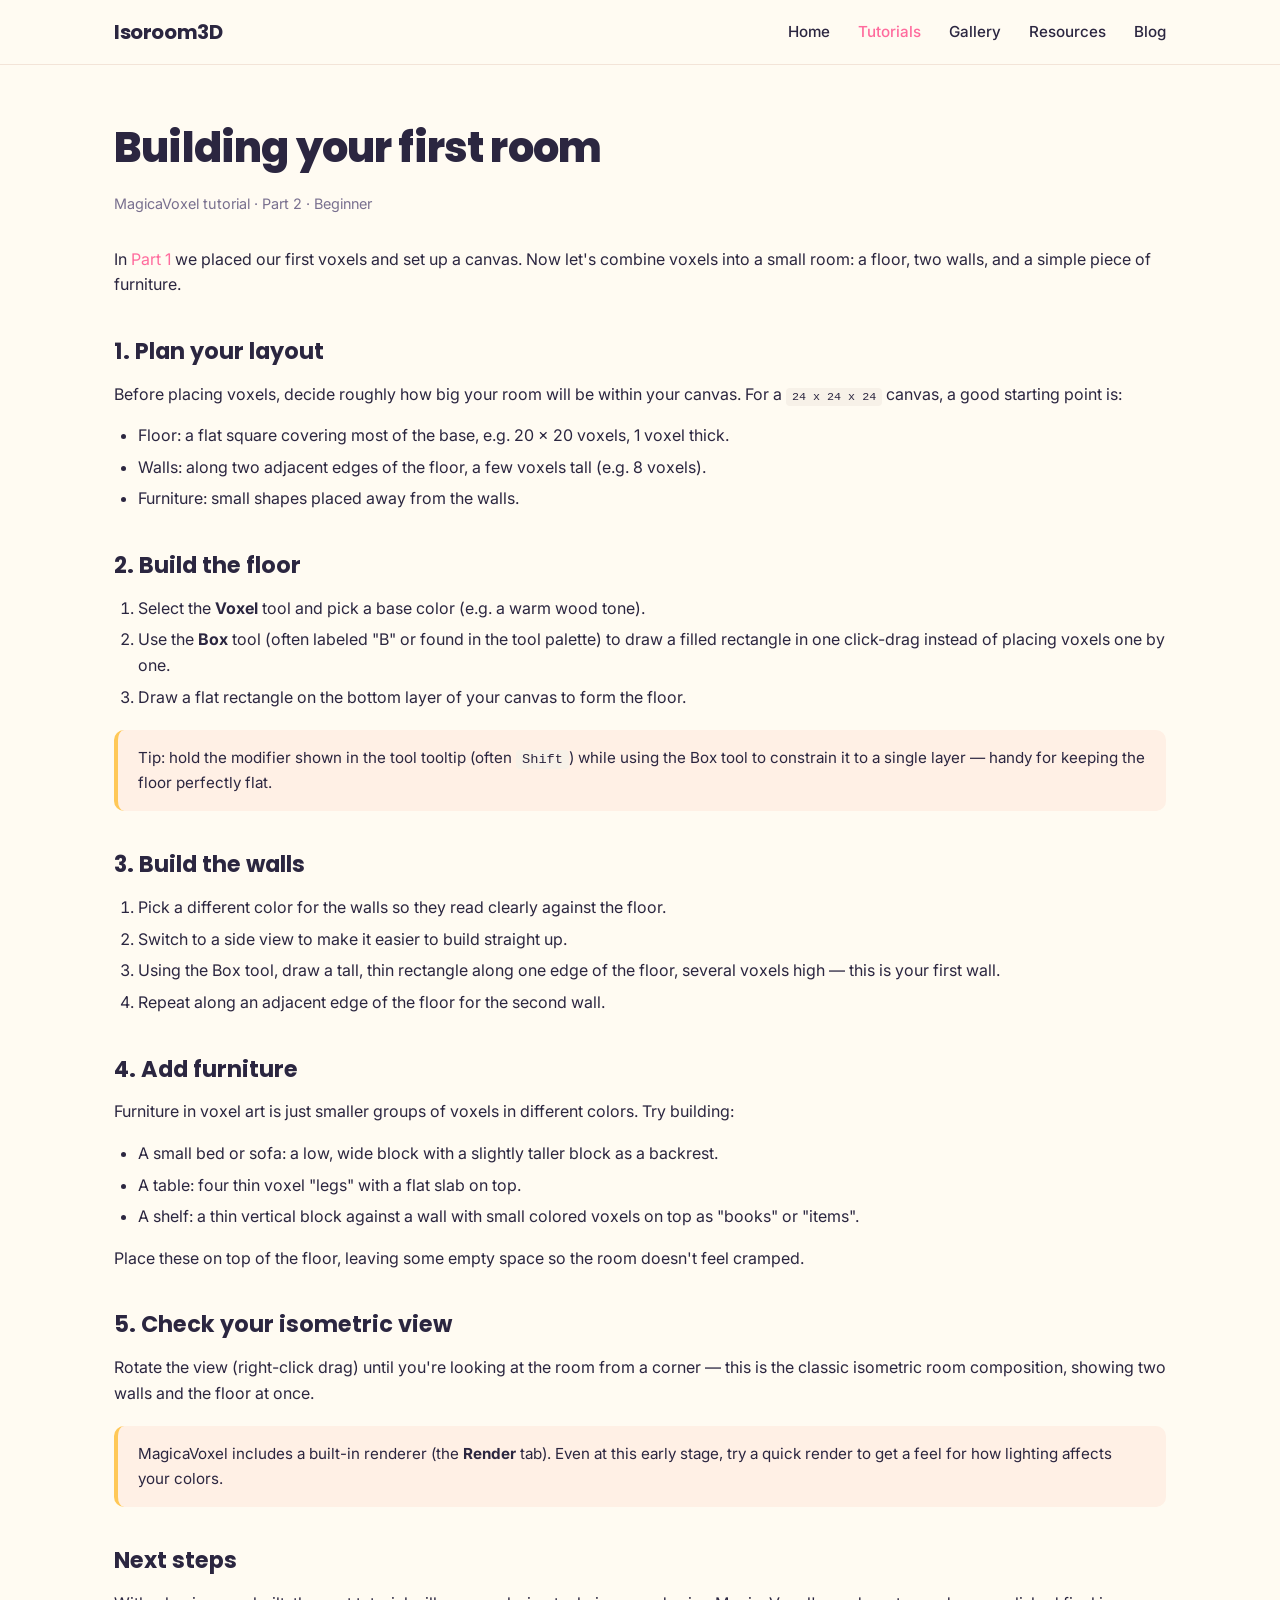
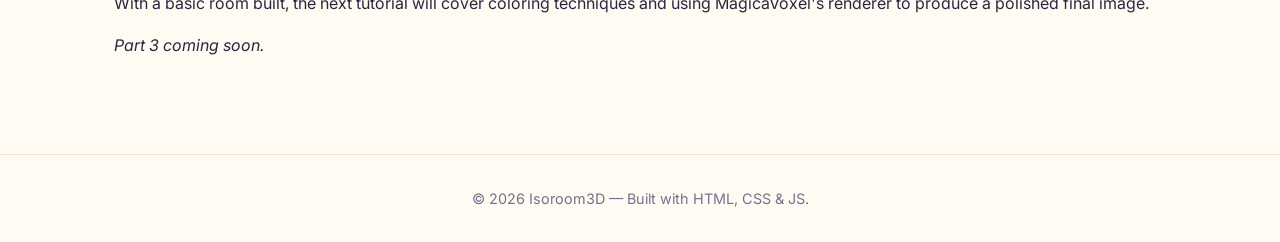
<file: tutorials/magicavoxel-building-room.html>
<!DOCTYPE html>
<html lang="en">
<head>
  <meta charset="UTF-8" />
  <meta name="viewport" content="width=device-width, initial-scale=1.0" />
  <title>Building your first room in MagicaVoxel - Isoroom3D</title>
  <meta name="description" content="Combine voxels to create walls, a floor and simple furniture for your isometric room in MagicaVoxel." />
  <link rel="stylesheet" href="../css/style.css" />
</head>
<body>

  <header class="site-header">
    <nav class="nav">
      <a href="../index.html" class="nav__logo">Isoroom3D</a>
      <button class="nav__toggle" aria-label="Toggle navigation">&#9776;</button>
      <ul class="nav__links">
        <li><a href="../index.html">Home</a></li>
        <li><a href="index.html" class="active">Tutorials</a></li>
        <li><a href="../gallery.html">Gallery</a></li>
        <li><a href="../resources.html">Resources</a></li>
        <li><a href="../blog.html">Blog</a></li>
      </ul>
    </nav>
  </header>

  <main class="article">
    <div class="container">
      <div class="article__header">
        <h1>Building your first room</h1>
        <p class="article__meta">MagicaVoxel tutorial &middot; Part 2 &middot; Beginner</p>
      </div>

      <div class="article__body">
        <p>
          In <a href="magicavoxel-getting-started.html">Part 1</a> we placed our
          first voxels and set up a canvas. Now let's combine voxels into a small
          room: a floor, two walls, and a simple piece of furniture.
        </p>

        <h2>1. Plan your layout</h2>
        <p>
          Before placing voxels, decide roughly how big your room will be within
          your canvas. For a <code>24 x 24 x 24</code> canvas, a good starting point is:
        </p>
        <ul>
          <li>Floor: a flat square covering most of the base, e.g. 20 x 20 voxels, 1 voxel thick.</li>
          <li>Walls: along two adjacent edges of the floor, a few voxels tall (e.g. 8 voxels).</li>
          <li>Furniture: small shapes placed away from the walls.</li>
        </ul>

        <h2>2. Build the floor</h2>
        <ol>
          <li>Select the <strong>Voxel</strong> tool and pick a base color (e.g. a warm wood tone).</li>
          <li>
            Use the <strong>Box</strong> tool (often labeled "B" or found in the tool palette)
            to draw a filled rectangle in one click-drag instead of placing voxels one by one.
          </li>
          <li>Draw a flat rectangle on the bottom layer of your canvas to form the floor.</li>
        </ol>

        <div class="callout">
          Tip: hold the modifier shown in the tool tooltip (often <code>Shift</code>)
          while using the Box tool to constrain it to a single layer &mdash; handy
          for keeping the floor perfectly flat.
        </div>

        <h2>3. Build the walls</h2>
        <ol>
          <li>Pick a different color for the walls so they read clearly against the floor.</li>
          <li>Switch to a side view to make it easier to build straight up.</li>
          <li>
            Using the Box tool, draw a tall, thin rectangle along one edge of the
            floor, several voxels high &mdash; this is your first wall.
          </li>
          <li>Repeat along an adjacent edge of the floor for the second wall.</li>
        </ol>

        <h2>4. Add furniture</h2>
        <p>
          Furniture in voxel art is just smaller groups of voxels in different colors.
          Try building:
        </p>
        <ul>
          <li>A small bed or sofa: a low, wide block with a slightly taller block as a backrest.</li>
          <li>A table: four thin voxel "legs" with a flat slab on top.</li>
          <li>A shelf: a thin vertical block against a wall with small colored voxels on top as "books" or "items".</li>
        </ul>
        <p>
          Place these on top of the floor, leaving some empty space so the room
          doesn't feel cramped.
        </p>

        <h2>5. Check your isometric view</h2>
        <p>
          Rotate the view (right-click drag) until you're looking at the room from
          a corner &mdash; this is the classic isometric room composition, showing
          two walls and the floor at once.
        </p>

        <div class="callout">
          MagicaVoxel includes a built-in renderer (the <strong>Render</strong> tab).
          Even at this early stage, try a quick render to get a feel for how
          lighting affects your colors.
        </div>

        <h2>Next steps</h2>
        <p>
          With a basic room built, the next tutorial will cover coloring techniques
          and using MagicaVoxel's renderer to produce a polished final image.
        </p>
        <p><em>Part 3 coming soon.</em></p>
      </div>
    </div>
  </main>

  <footer class="site-footer">
    <div class="container">
      <p>&copy; 2026 Isoroom3D &mdash; Built with HTML, CSS &amp; JS.</p>
    </div>
  </footer>

  <script src="../js/main.js"></script>
</body>
</html>
</file>
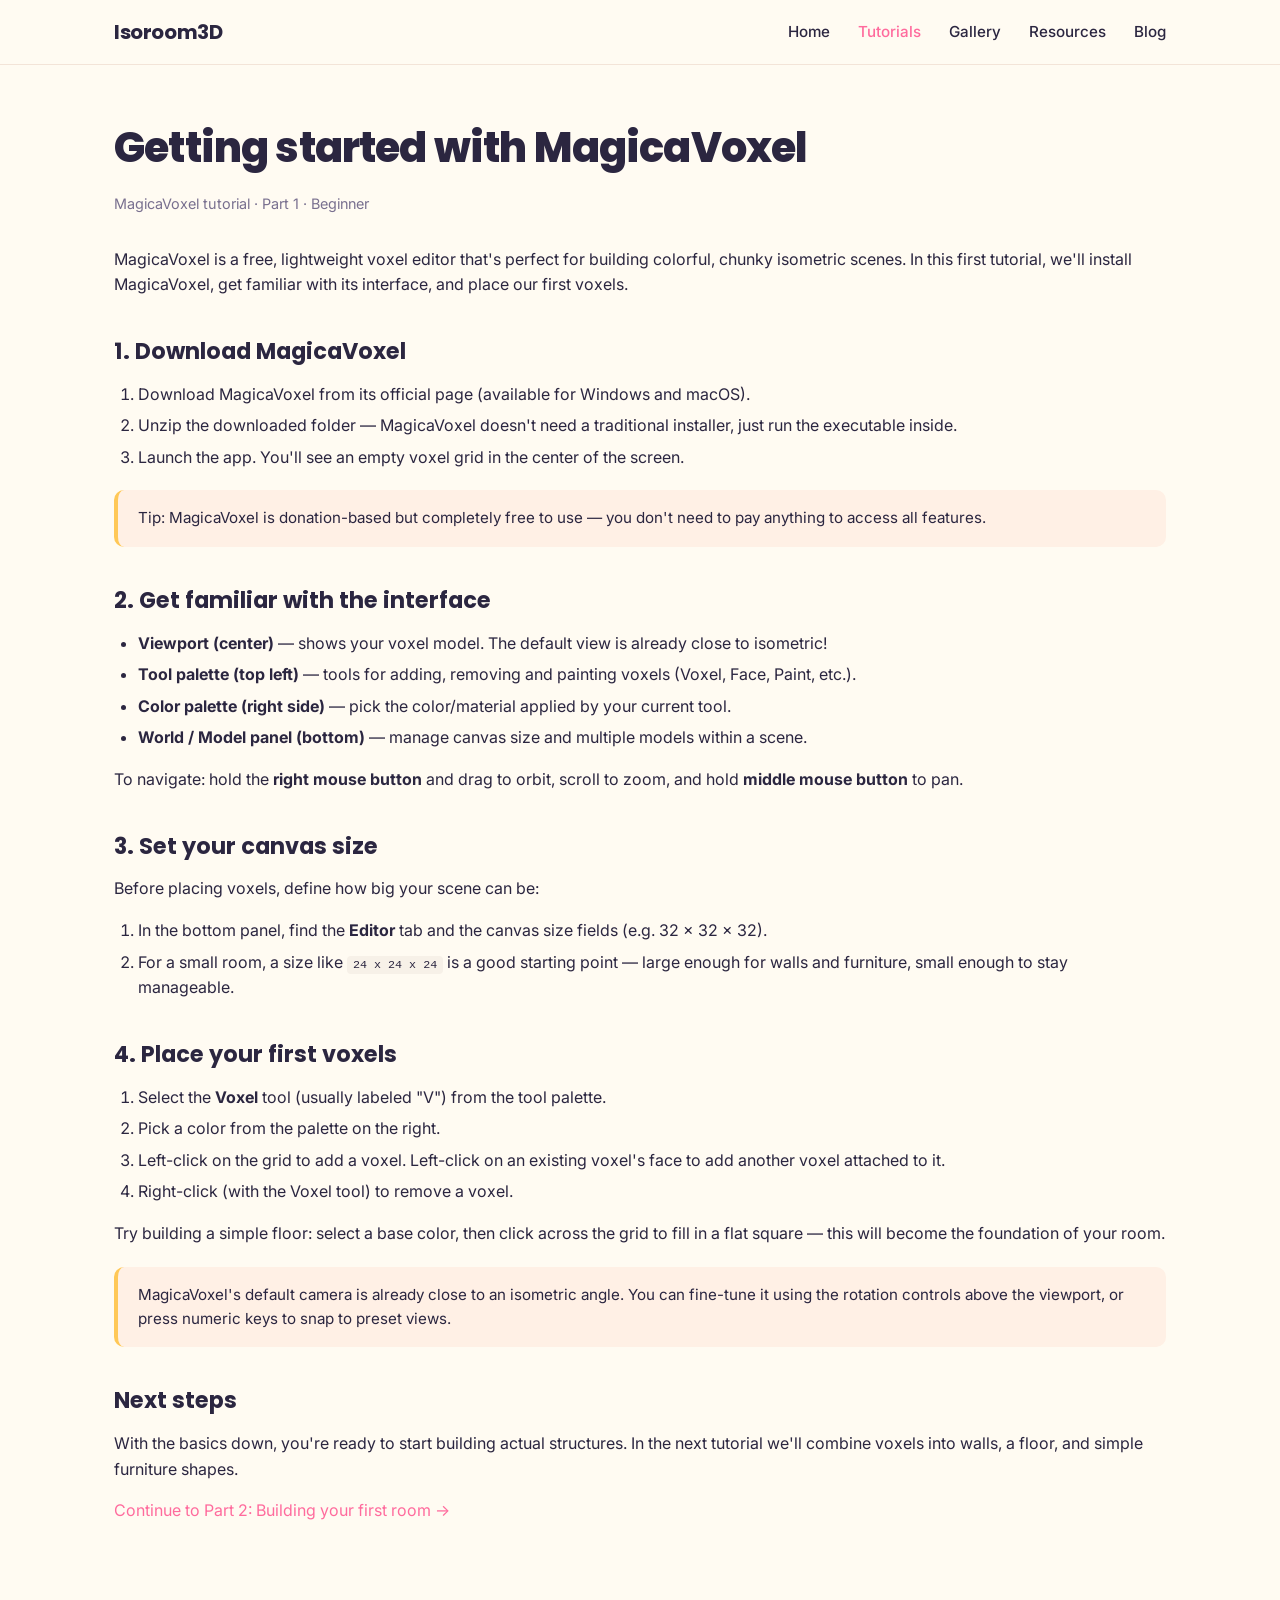
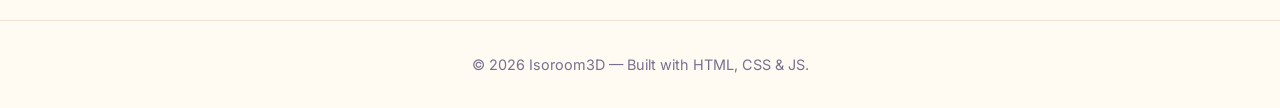
<file: tutorials/magicavoxel-getting-started.html>
<!DOCTYPE html>
<html lang="en">
<head>
  <meta charset="UTF-8" />
  <meta name="viewport" content="width=device-width, initial-scale=1.0" />
  <title>Getting started with MagicaVoxel - Isoroom3D</title>
  <meta name="description" content="Install MagicaVoxel, learn the tools, and place your first voxels for your isometric room project." />
  <link rel="stylesheet" href="../css/style.css" />
</head>
<body>

  <header class="site-header">
    <nav class="nav">
      <a href="../index.html" class="nav__logo">Isoroom3D</a>
      <button class="nav__toggle" aria-label="Toggle navigation">&#9776;</button>
      <ul class="nav__links">
        <li><a href="../index.html">Home</a></li>
        <li><a href="index.html" class="active">Tutorials</a></li>
        <li><a href="../gallery.html">Gallery</a></li>
        <li><a href="../resources.html">Resources</a></li>
        <li><a href="../blog.html">Blog</a></li>
      </ul>
    </nav>
  </header>

  <main class="article">
    <div class="container">
      <div class="article__header">
        <h1>Getting started with MagicaVoxel</h1>
        <p class="article__meta">MagicaVoxel tutorial &middot; Part 1 &middot; Beginner</p>
      </div>

      <div class="article__body">
        <p>
          MagicaVoxel is a free, lightweight voxel editor that's perfect for building
          colorful, chunky isometric scenes. In this first tutorial, we'll install
          MagicaVoxel, get familiar with its interface, and place our first voxels.
        </p>

        <h2>1. Download MagicaVoxel</h2>
        <ol>
          <li>Download MagicaVoxel from its official page (available for Windows and macOS).</li>
          <li>Unzip the downloaded folder &mdash; MagicaVoxel doesn't need a traditional installer, just run the executable inside.</li>
          <li>Launch the app. You'll see an empty voxel grid in the center of the screen.</li>
        </ol>

        <div class="callout">
          Tip: MagicaVoxel is donation-based but completely free to use &mdash; you
          don't need to pay anything to access all features.
        </div>

        <h2>2. Get familiar with the interface</h2>
        <ul>
          <li><strong>Viewport (center)</strong> &mdash; shows your voxel model. The default view is already close to isometric!</li>
          <li><strong>Tool palette (top left)</strong> &mdash; tools for adding, removing and painting voxels (Voxel, Face, Paint, etc.).</li>
          <li><strong>Color palette (right side)</strong> &mdash; pick the color/material applied by your current tool.</li>
          <li><strong>World / Model panel (bottom)</strong> &mdash; manage canvas size and multiple models within a scene.</li>
        </ul>
        <p>
          To navigate: hold the <strong>right mouse button</strong> and drag to orbit,
          scroll to zoom, and hold <strong>middle mouse button</strong> to pan.
        </p>

        <h2>3. Set your canvas size</h2>
        <p>
          Before placing voxels, define how big your scene can be:
        </p>
        <ol>
          <li>In the bottom panel, find the <strong>Editor</strong> tab and the canvas size fields (e.g. 32 x 32 x 32).</li>
          <li>For a small room, a size like <code>24 x 24 x 24</code> is a good starting point &mdash; large enough for walls and furniture, small enough to stay manageable.</li>
        </ol>

        <h2>4. Place your first voxels</h2>
        <ol>
          <li>Select the <strong>Voxel</strong> tool (usually labeled "V") from the tool palette.</li>
          <li>Pick a color from the palette on the right.</li>
          <li>Left-click on the grid to add a voxel. Left-click on an existing voxel's face to add another voxel attached to it.</li>
          <li>Right-click (with the Voxel tool) to remove a voxel.</li>
        </ol>
        <p>
          Try building a simple floor: select a base color, then click across the
          grid to fill in a flat square &mdash; this will become the foundation of your room.
        </p>

        <div class="callout">
          MagicaVoxel's default camera is already close to an isometric angle.
          You can fine-tune it using the rotation controls above the viewport,
          or press numeric keys to snap to preset views.
        </div>

        <h2>Next steps</h2>
        <p>
          With the basics down, you're ready to start building actual structures.
          In the next tutorial we'll combine voxels into walls, a floor, and simple
          furniture shapes.
        </p>
        <p><a href="magicavoxel-building-room.html">Continue to Part 2: Building your first room &rarr;</a></p>
      </div>
    </div>
  </main>

  <footer class="site-footer">
    <div class="container">
      <p>&copy; 2026 Isoroom3D &mdash; Built with HTML, CSS &amp; JS.</p>
    </div>
  </footer>

  <script src="../js/main.js"></script>
</body>
</html>
</file>
<file: css/style.css>
/* ===========================================
   Isoroom3D - Main Stylesheet
   Minimalist, clean design
   =========================================== */

@import url('https://fonts.googleapis.com/css2?family=Poppins:wght@600;700;800&family=Inter:wght@400;500;600;700&display=swap');

:root {
  --color-bg: #fffbf2;
  --color-text: #2b2640;
  --color-text-muted: #79708f;
  --color-accent: #ff6b9d;
  --color-accent-2: #ffc857;
  --color-gradient: linear-gradient(135deg, #ffc857, #ff6b9d);
  --color-accent-light: #fff0e5;
  --color-border: #f3e4d8;
  --max-width: 1100px;
  --radius: 10px;
  --font-main: 'Inter', -apple-system, BlinkMacSystemFont, 'Segoe UI', Roboto, sans-serif;
  --font-heading: 'Poppins', var(--font-main);
}

* {
  margin: 0;
  padding: 0;
  box-sizing: border-box;
}

html {
  scroll-behavior: smooth;
}

body {
  font-family: var(--font-main);
  color: var(--color-text);
  background-color: var(--color-bg);
  line-height: 1.6;
  -webkit-font-smoothing: antialiased;
}

a {
  color: var(--color-accent);
  text-decoration: none;
}

h1, h2, h3, h4, h5, h6 {
  font-family: var(--font-heading);
}

a:hover {
  color: #ff4f8c;
}

img {
  max-width: 100%;
  display: block;
}

/* Layout helpers */
.container {
  max-width: var(--max-width);
  margin: 0 auto;
  padding: 0 24px;
}

/* ===========================================
   Header / Navigation
   =========================================== */
.site-header {
  border-bottom: 1px solid var(--color-border);
  position: sticky;
  top: 0;
  background: rgba(255, 251, 242, 0.9);
  backdrop-filter: blur(6px);
  z-index: 100;
}

.nav {
  display: flex;
  align-items: center;
  justify-content: space-between;
  padding: 16px 24px;
  max-width: var(--max-width);
  margin: 0 auto;
}

.nav__logo {
  font-weight: 700;
  font-size: 1.25rem;
  color: var(--color-text);
  letter-spacing: -0.02em;
}

.nav__logo:hover {
  text-decoration: none;
}

.nav__links {
  display: flex;
  gap: 28px;
  list-style: none;
}

.nav__links a {
  color: var(--color-text);
  font-weight: 500;
  font-size: 0.95rem;
}

.nav__links a:hover,
.nav__links a.active {
  color: var(--color-accent);
  text-decoration: none;
}

.nav__logo {
  font-family: var(--font-heading);
}

.nav__toggle {
  display: none;
  background: none;
  border: none;
  font-size: 1.5rem;
  cursor: pointer;
  color: var(--color-text);
}

@media (max-width: 720px) {
  .nav__toggle {
    display: block;
  }

  .nav__links {
    display: none;
    position: absolute;
    top: 100%;
    left: 0;
    right: 0;
    background: var(--color-bg);
    flex-direction: column;
    gap: 0;
    border-bottom: 1px solid var(--color-border);
  }

  .nav__links.is-open {
    display: flex;
  }

  .nav__links a {
    padding: 14px 24px;
    border-top: 1px solid var(--color-border);
  }
}

/* ===========================================
   Hero
   =========================================== */
.hero {
  padding: 80px 0 60px;
  text-align: center;
  background: var(--color-gradient);
  border-bottom: 1px solid var(--color-border);
}

.hero h1 {
  font-size: clamp(2.2rem, 5vw, 3.5rem);
  font-weight: 800;
  letter-spacing: -0.03em;
  margin-bottom: 18px;
}

.hero p {
  font-size: 1.15rem;
  color: #5a4f6e;
  max-width: 620px;
  margin: 0 auto 32px;
}

.hero__actions {
  display: flex;
  gap: 14px;
  justify-content: center;
  flex-wrap: wrap;
}

/* ===========================================
   Buttons
   =========================================== */
.btn {
  display: inline-block;
  padding: 12px 24px;
  border-radius: var(--radius);
  font-weight: 600;
  font-size: 0.95rem;
  transition: all 0.15s ease;
  border: 1px solid transparent;
}

.btn:hover {
  text-decoration: none;
}

.btn--primary {
  background: var(--color-accent);
  color: #fff;
}

.btn--primary:hover {
  background: #ff4f8c;
  box-shadow: 0 10px 24px -12px rgba(255, 107, 157, 0.6);
}

.btn--secondary {
  background: var(--color-accent-light);
  color: var(--color-accent);
}

.btn--secondary:hover {
  background: #ffe2cf;
}

/* ===========================================
   Sections
   =========================================== */
.section {
  padding: 60px 0;
}

.section--alt {
  background: #fff5e8;
  border-top: 1px solid var(--color-border);
  border-bottom: 1px solid var(--color-border);
}

.section h2 {
  font-size: clamp(1.6rem, 3vw, 2.2rem);
  font-weight: 800;
  letter-spacing: -0.02em;
  margin-bottom: 12px;
}

.section__intro {
  color: var(--color-text-muted);
  max-width: 640px;
  margin-bottom: 36px;
}

/* ===========================================
   Cards grid
   =========================================== */
.grid {
  display: grid;
  grid-template-columns: repeat(auto-fit, minmax(260px, 1fr));
  gap: 24px;
}

.card {
  display: block;
  position: relative;
  border: 1px solid var(--color-border);
  border-radius: var(--radius);
  overflow: hidden;
  transition: transform 0.15s ease, box-shadow 0.15s ease;
  background: #fff;
  color: inherit;
  text-decoration: none;
}

.card:hover {
  transform: translateY(-3px);
  box-shadow: 0 12px 24px -16px rgba(255, 107, 157, 0.35);
}

.card__link-overlay {
  position: absolute;
  inset: 0;
  z-index: 1;
}

.card__media {
  aspect-ratio: 4 / 3;
  background: var(--color-gradient);
  display: flex;
  align-items: center;
  justify-content: center;
  color: #fff;
  font-size: 0.85rem;
  font-weight: 700;
  font-family: var(--font-heading);
  text-align: center;
  overflow: hidden;
}

.card__media img {
  width: 100%;
  height: 100%;
  object-fit: cover;
}

.card__media--logo {
  background: #fff;
}

.card__media--logo img {
  width: 80%;
  height: 80%;
  object-fit: contain;
}

.card__credit {
  display: block;
  margin-top: 8px;
  color: var(--color-text-muted);
  font-size: 0.8rem;
}

.card__body {
  padding: 18px 20px;
}

.card__tag {
  display: inline-block;
  font-size: 0.75rem;
  font-weight: 700;
  text-transform: uppercase;
  letter-spacing: 0.05em;
  color: var(--color-accent);
  margin-bottom: 8px;
}

.card__body h3 {
  font-size: 1.1rem;
  margin-bottom: 8px;
}

.card__body p {
  color: var(--color-text-muted);
  font-size: 0.95rem;
}

.card__link {
  position: relative;
  z-index: 2;
  display: inline-block;
  margin-top: 12px;
  font-weight: 600;
  font-size: 0.9rem;
}

/* ===========================================
   Tutorial / article content
   =========================================== */
.article {
  padding: 50px 0 80px;
}

.article__header {
  margin-bottom: 32px;
}

.article__header h1 {
  font-size: clamp(1.8rem, 4vw, 2.6rem);
  font-weight: 800;
  letter-spacing: -0.02em;
  margin-bottom: 10px;
}

.article__meta {
  color: var(--color-text-muted);
  font-size: 0.9rem;
}

.article__body h2 {
  font-size: 1.4rem;
  margin: 36px 0 12px;
}

.article__body h3 {
  font-size: 1.15rem;
  margin: 24px 0 10px;
}

.article__body p {
  margin-bottom: 16px;
}

.article__body ul,
.article__body ol {
  margin: 0 0 16px 24px;
}

.article__body li {
  margin-bottom: 6px;
}

.article__body img {
  border-radius: var(--radius);
  border: 1px solid var(--color-border);
  margin: 16px 0;
}

.article__body pre {
  background: #f7f1e8;
  border: 1px solid var(--color-border);
  border-radius: var(--radius);
  padding: 16px;
  overflow-x: auto;
  font-size: 0.85rem;
  margin: 16px 0;
}

.article__body code {
  background: #f7f1e8;
  padding: 2px 6px;
  border-radius: 4px;
  font-size: 0.9em;
}

.callout {
  background: var(--color-accent-light);
  border-left: 4px solid var(--color-accent-2);
  border-radius: var(--radius);
  padding: 16px 20px;
  margin: 20px 0;
  font-size: 0.95rem;
}

/* ===========================================
   Resource list
   =========================================== */
.resource-list {
  list-style: none;
  display: flex;
  flex-direction: column;
  gap: 14px;
}

.resource-list li {
  border: 1px solid var(--color-border);
  border-radius: var(--radius);
  padding: 16px 20px;
}

.resource-list h3 {
  font-size: 1rem;
  margin-bottom: 4px;
}

.resource-list p {
  color: var(--color-text-muted);
  font-size: 0.9rem;
}

/* ===========================================
   Footer
   =========================================== */
.site-footer {
  border-top: 1px solid var(--color-border);
  padding: 32px 0;
  text-align: center;
  color: var(--color-text-muted);
  font-size: 0.9rem;
}

.site-footer a {
  color: var(--color-text-muted);
}
</file>
